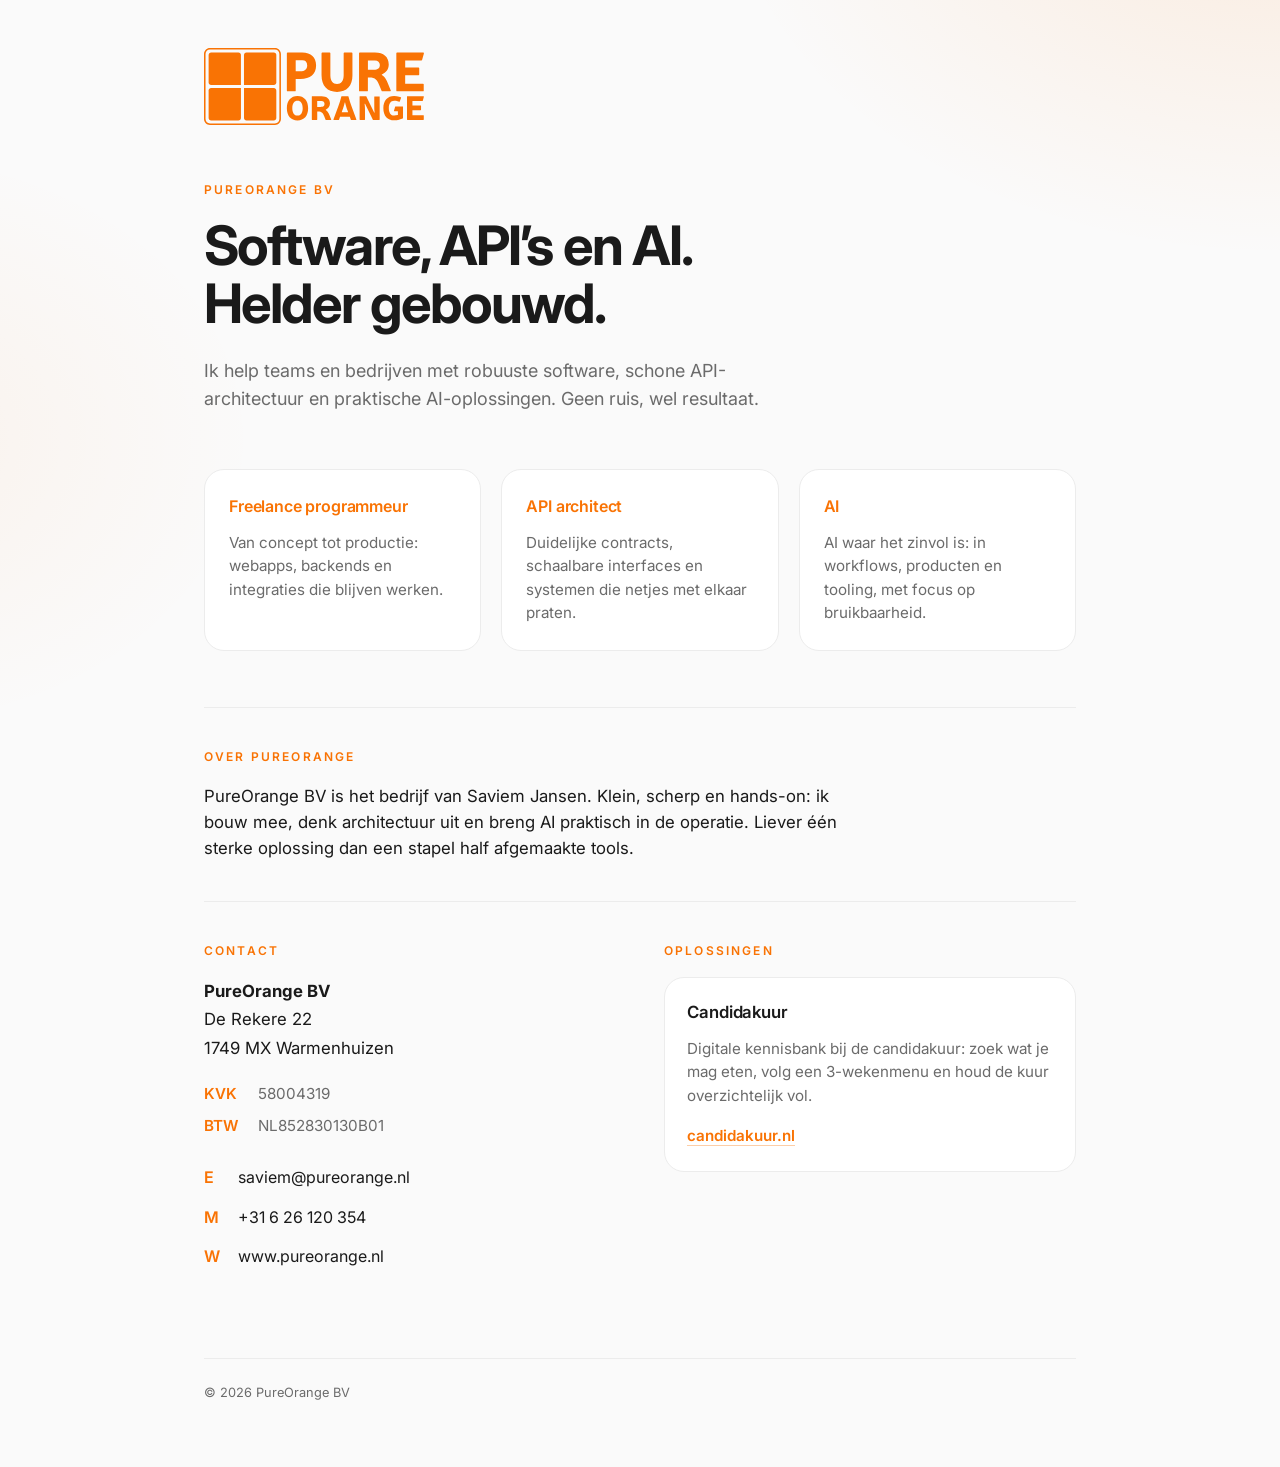
<file: index.html>
<!DOCTYPE html>
<html lang="nl">
<head>
  <meta charset="utf-8">
  <meta name="viewport" content="width=device-width, initial-scale=1, viewport-fit=cover">
  <title>PureOrange BV · Freelance programmeur, API architect, AI</title>
  <meta name="description" content="PureOrange BV · Saviem Jansen. Freelance programmeur, API architect en AI in Warmenhuizen.">
  <meta name="theme-color" content="#F97304">
  <link rel="icon" href="assets/icon.svg" type="image/svg+xml">
  <link rel="apple-touch-icon" href="assets/icon.png">
  <link rel="preconnect" href="https://fonts.googleapis.com">
  <link rel="preconnect" href="https://fonts.gstatic.com" crossorigin>
  <link href="https://fonts.googleapis.com/css2?family=Inter:wght@400;500;600;700&display=swap" rel="stylesheet">
  <link rel="stylesheet" href="styles.css">
</head>
<body>
  <div class="page">
    <header class="top">
      <img class="logo" src="assets/logo.svg" width="200" height="70" alt="PureOrange">
    </header>

    <main>
      <section class="hero">
        <p class="eyebrow">PureOrange BV</p>
        <h1>Software, API’s en AI. Helder gebouwd.</h1>
        <p class="lede">
          Ik help teams en bedrijven met robuuste software, schone API-architectuur
          en praktische AI-oplossingen. Geen ruis, wel resultaat.
        </p>
      </section>

      <section class="roles" aria-label="Expertise">
        <article>
          <h2>Freelance programmeur</h2>
          <p>Van concept tot productie: webapps, backends en integraties die blijven werken.</p>
        </article>
        <article>
          <h2>API architect</h2>
          <p>Duidelijke contracts, schaalbare interfaces en systemen die netjes met elkaar praten.</p>
        </article>
        <article>
          <h2>AI</h2>
          <p>AI waar het zinvol is: in workflows, producten en tooling, met focus op bruikbaarheid.</p>
        </article>
      </section>

      <section class="about">
        <h2>Over PureOrange</h2>
        <p>
          PureOrange BV is het bedrijf van Saviem Jansen. Klein, scherp en hands-on:
          ik bouw mee, denk architectuur uit en breng AI praktisch in de operatie.
          Liever één sterke oplossing dan een stapel half afgemaakte tools.
        </p>
      </section>

      <section class="bottom-grid" id="contact">
        <div class="contact">
          <h2>Contact</h2>
          <address>
            <strong>PureOrange BV</strong><br>
            De Rekere 22<br>
            1749 MX Warmenhuizen
          </address>
          <ul class="meta-list">
            <li><span>KVK</span> 58004319</li>
            <li><span>BTW</span> NL852830130B01</li>
          </ul>
          <ul class="contact-list">
            <li>
              <span>E</span>
              <a href="mailto:saviem@pureorange.nl">saviem@pureorange.nl</a>
            </li>
            <li>
              <span>M</span>
              <a href="tel:+31626120354">+31 6 26 120 354</a>
            </li>
            <li>
              <span>W</span>
              <a href="https://www.pureorange.nl">www.pureorange.nl</a>
            </li>
          </ul>
        </div>
        <div class="solutions">
          <h2>Oplossingen</h2>
          <article class="solution-card">
            <h3>Candidakuur</h3>
            <p>
              Digitale kennisbank bij de candidakuur: zoek wat je mag eten,
              volg een 3-wekenmenu en houd de kuur overzichtelijk vol.
            </p>
            <a class="solution-link" href="https://candidakuur.nl" target="_blank" rel="noopener noreferrer">candidakuur.nl</a>
          </article>
        </div>
      </section>
    </main>

    <footer class="foot">
      <p>© <span id="y"></span> PureOrange BV</p>
    </footer>
  </div>
  <script>document.getElementById('y').textContent = new Date().getFullYear()</script>
</body>
</html>
</file>
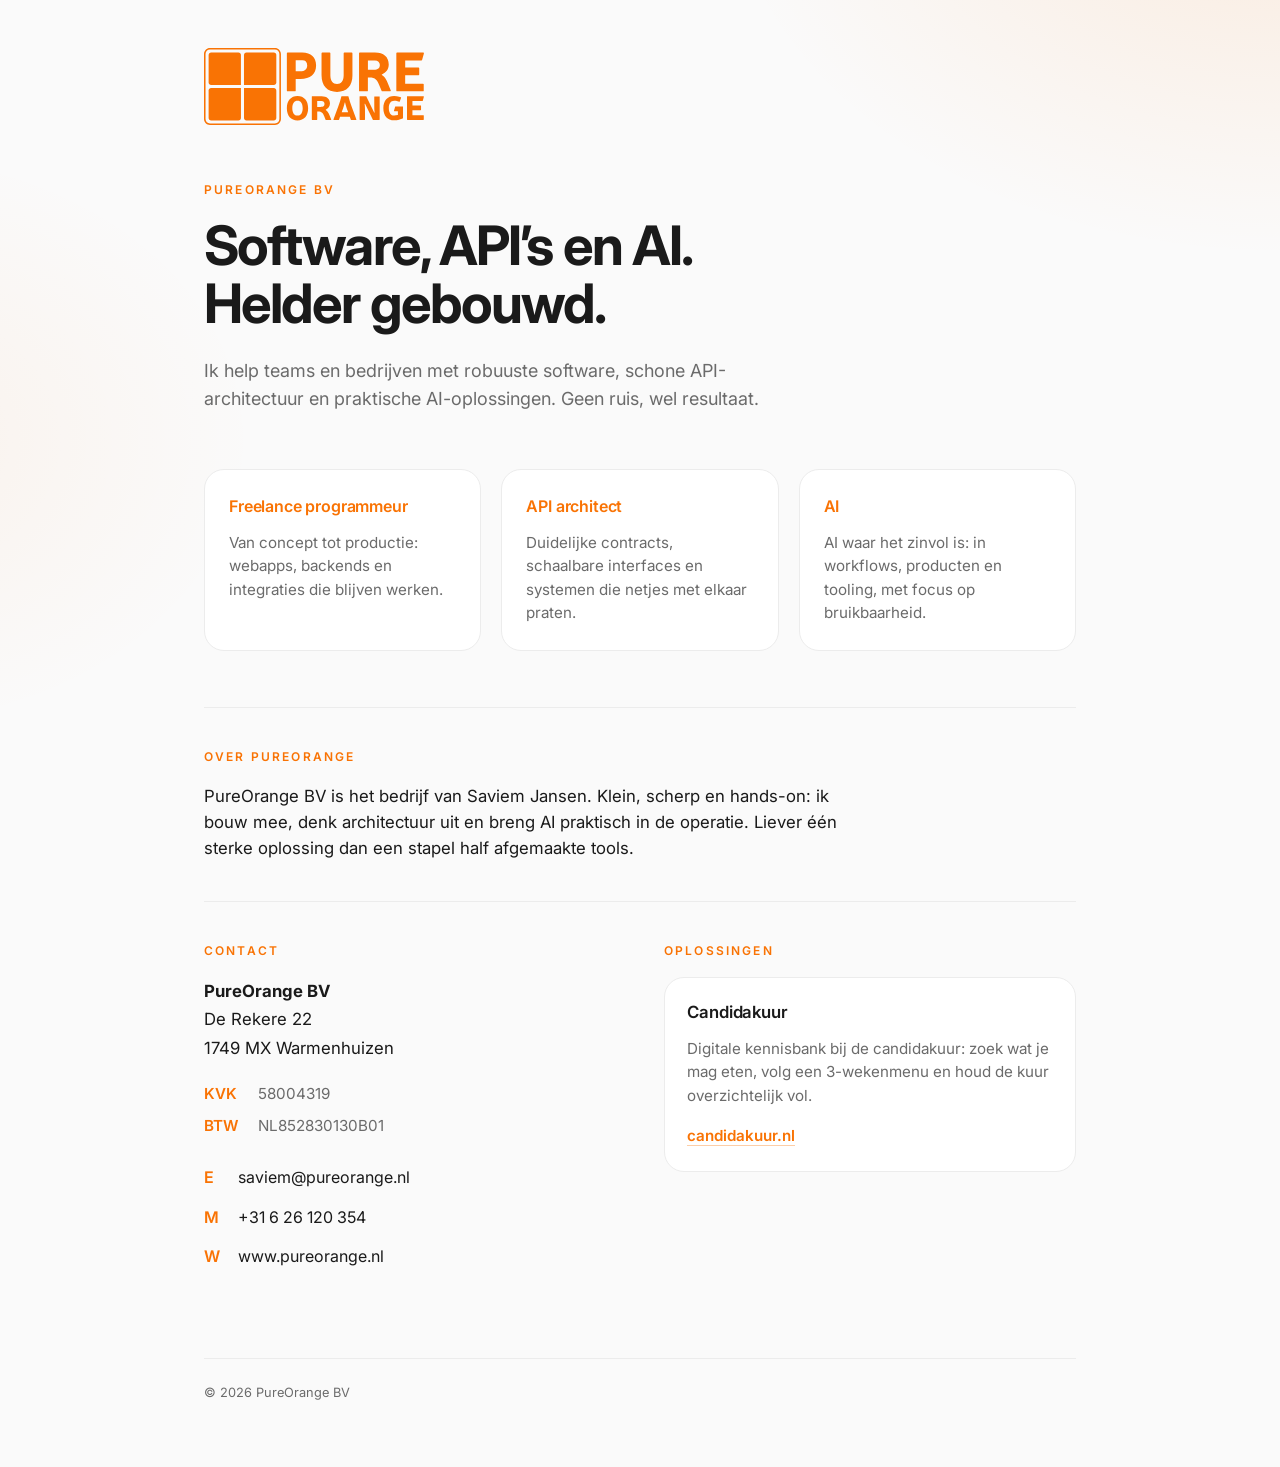
<file: estimates/index.html>
<!DOCTYPE html>
<html lang="nl">
<head>
  <meta charset="utf-8">
  <meta name="robots" content="noindex, nofollow">
  <meta http-equiv="refresh" content="0; url=/">
  <title>PureOrange</title>
</head>
<body><p><a href="/">Naar pureorange.nl</a></p></body>
</html>
</file>
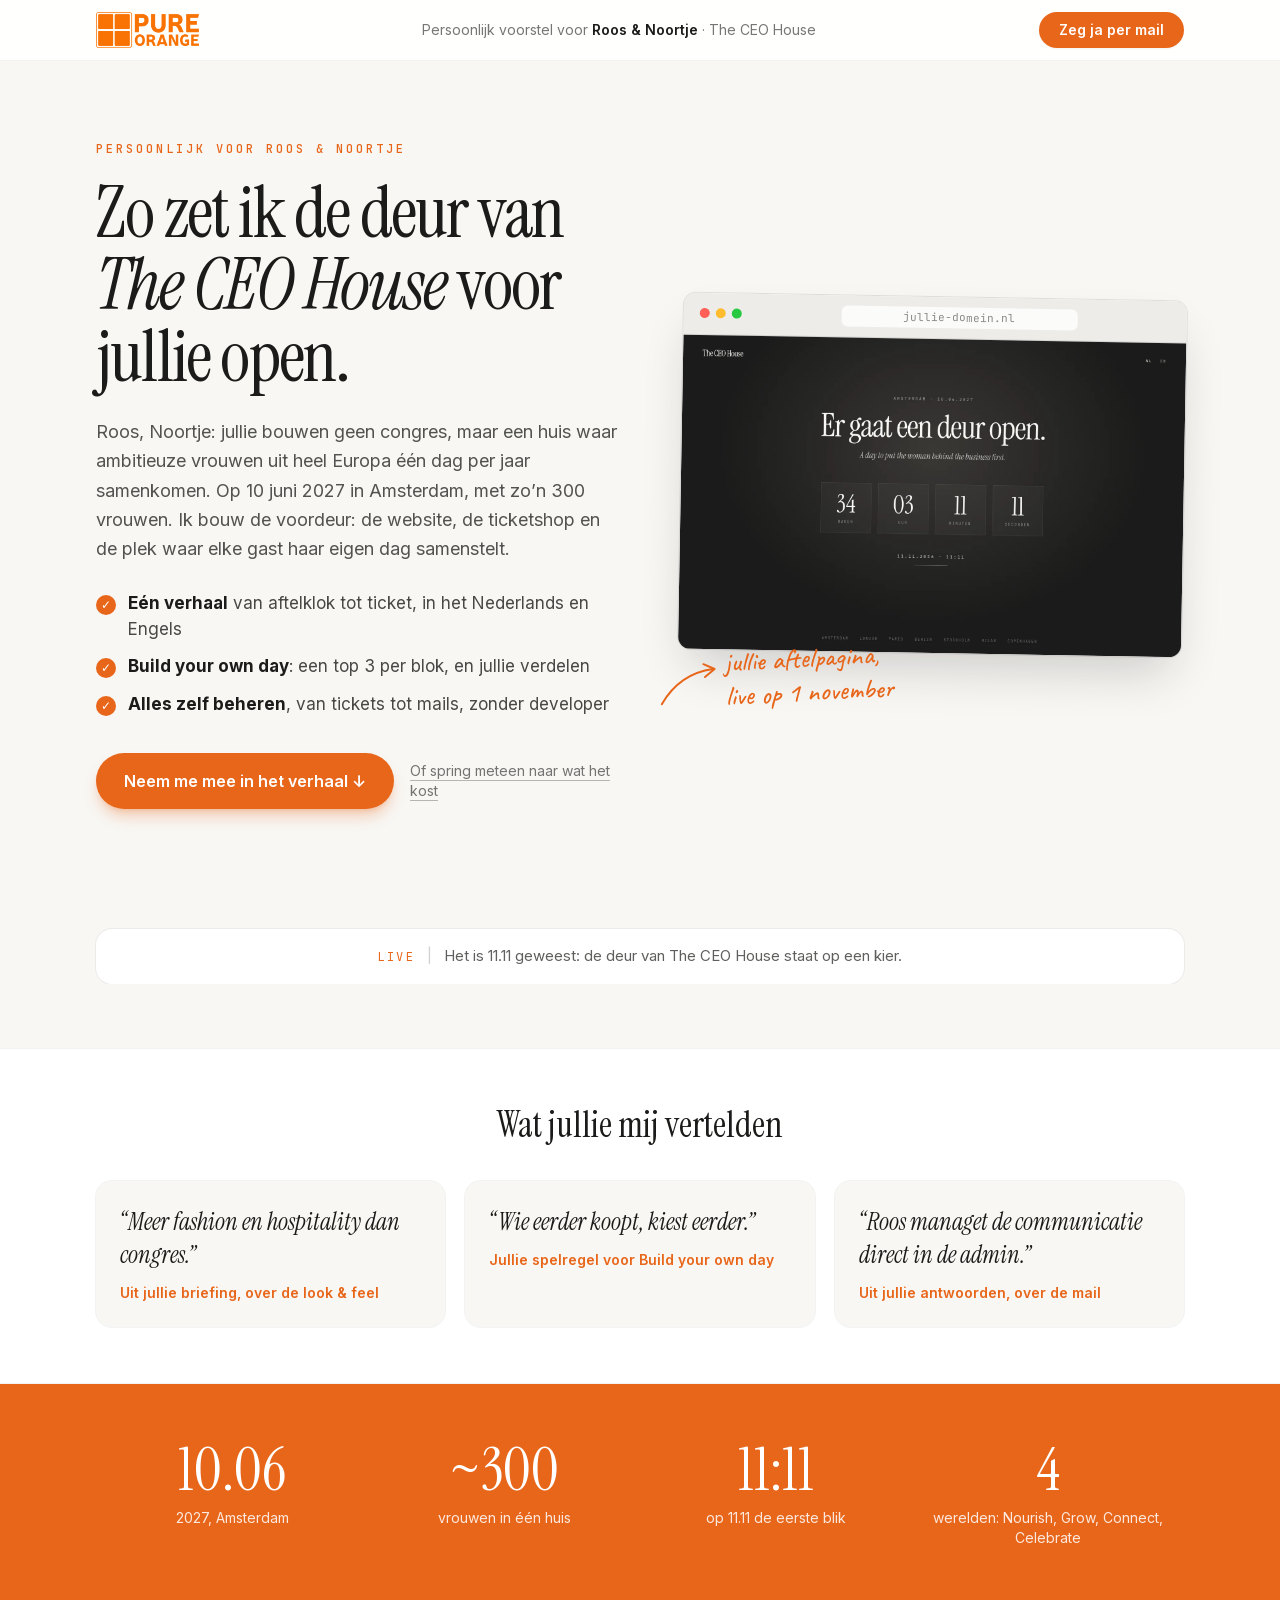
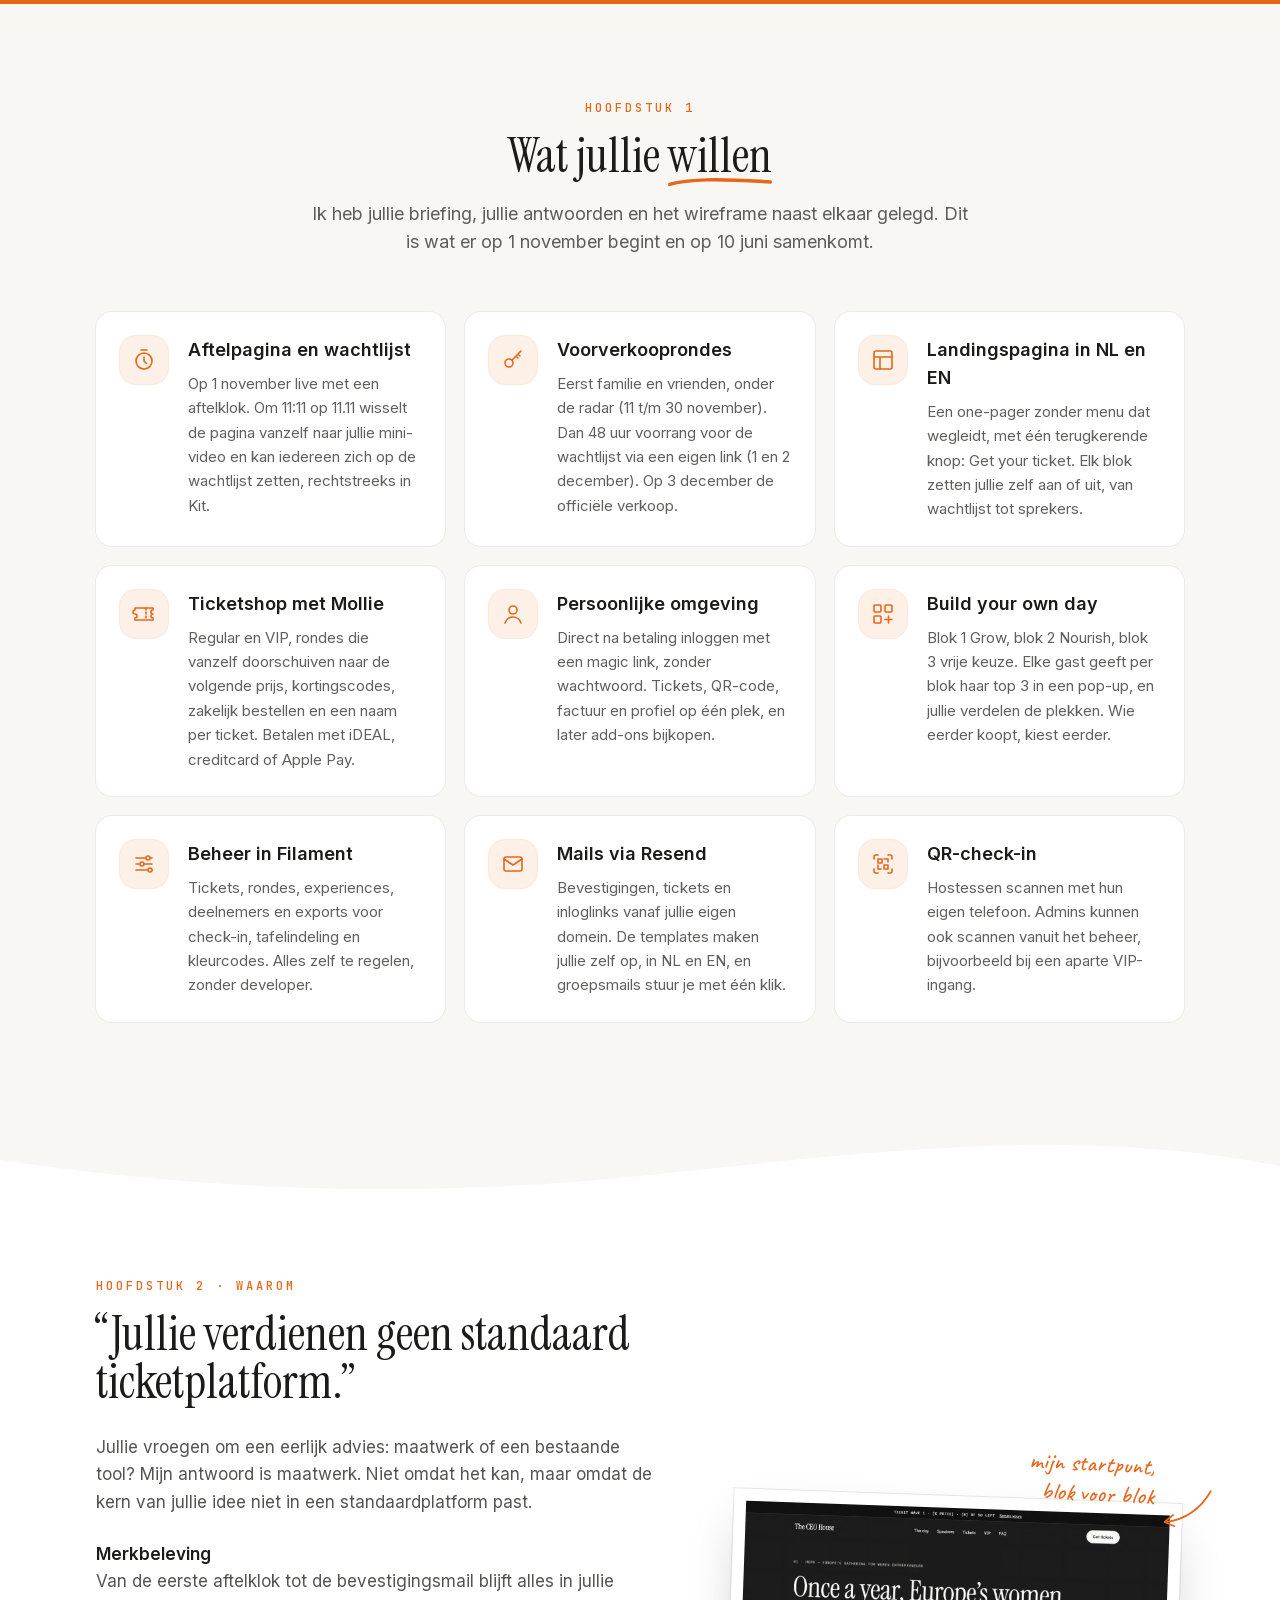
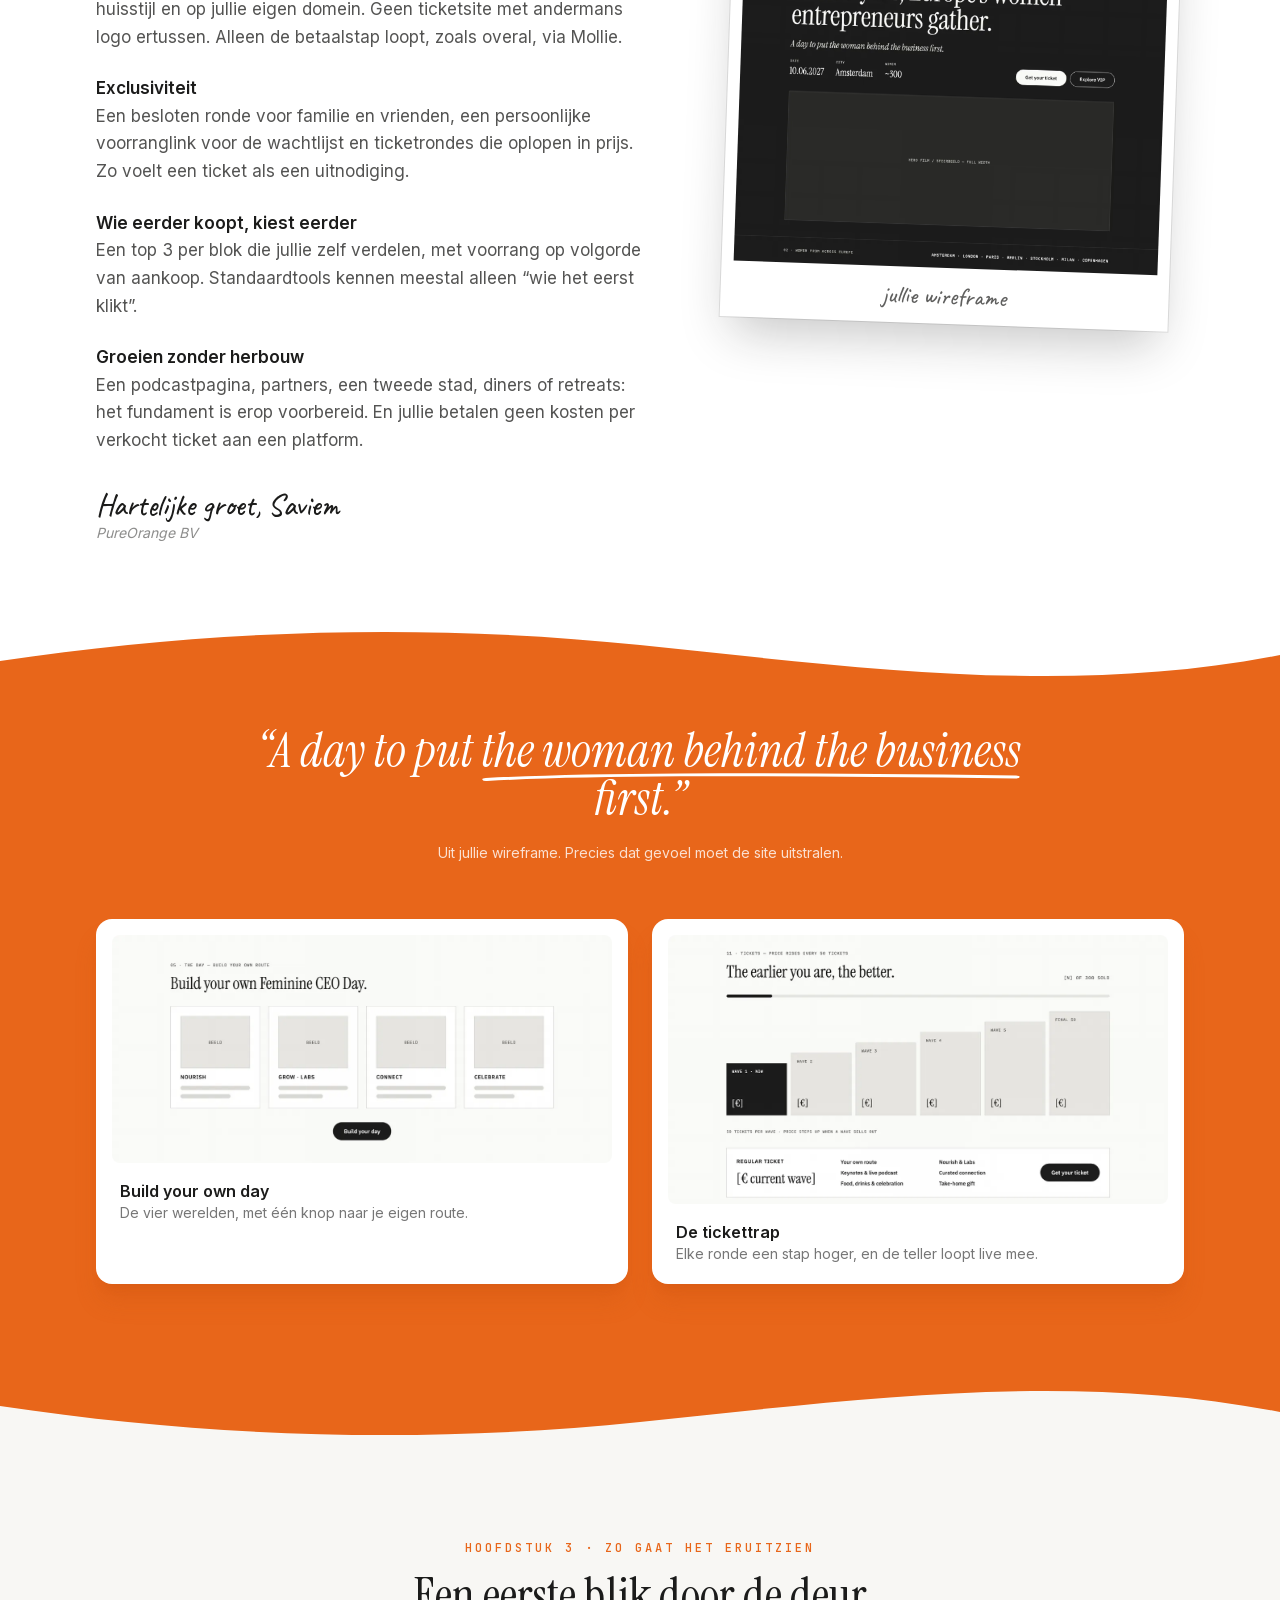
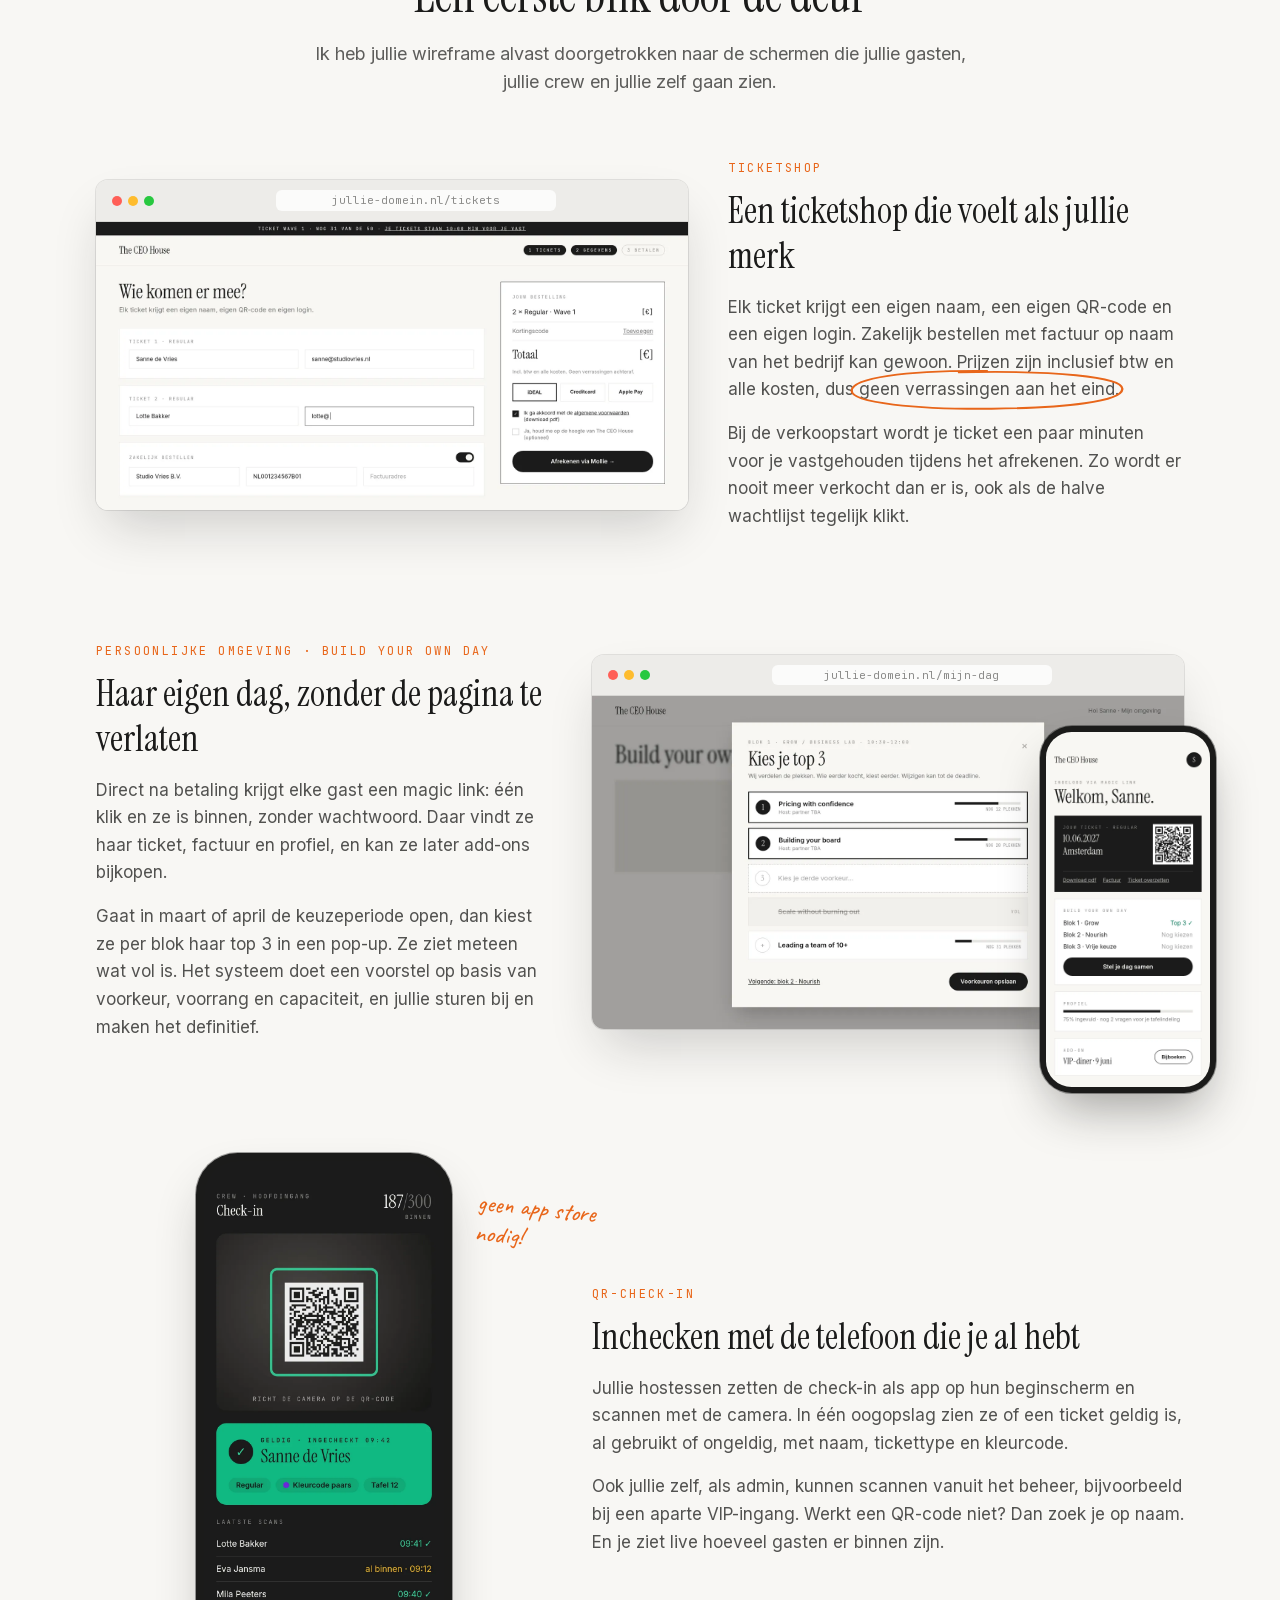
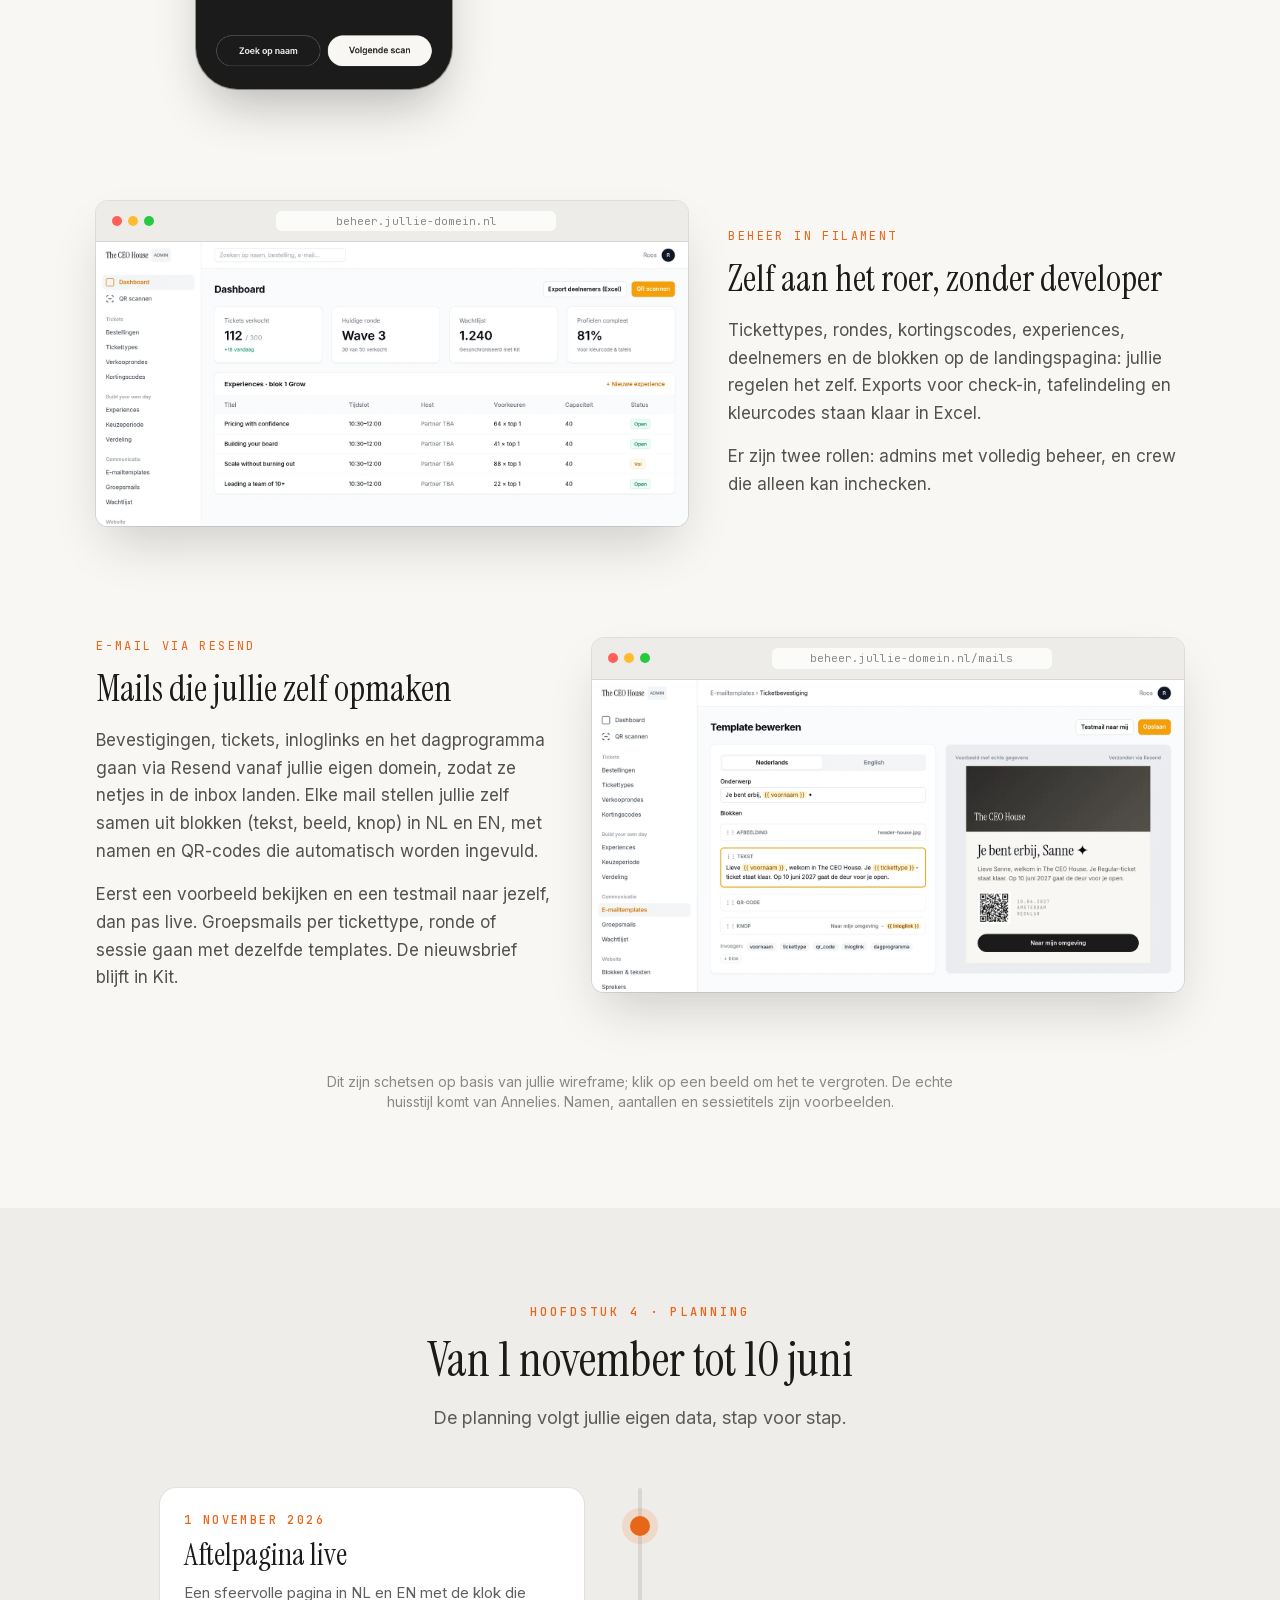
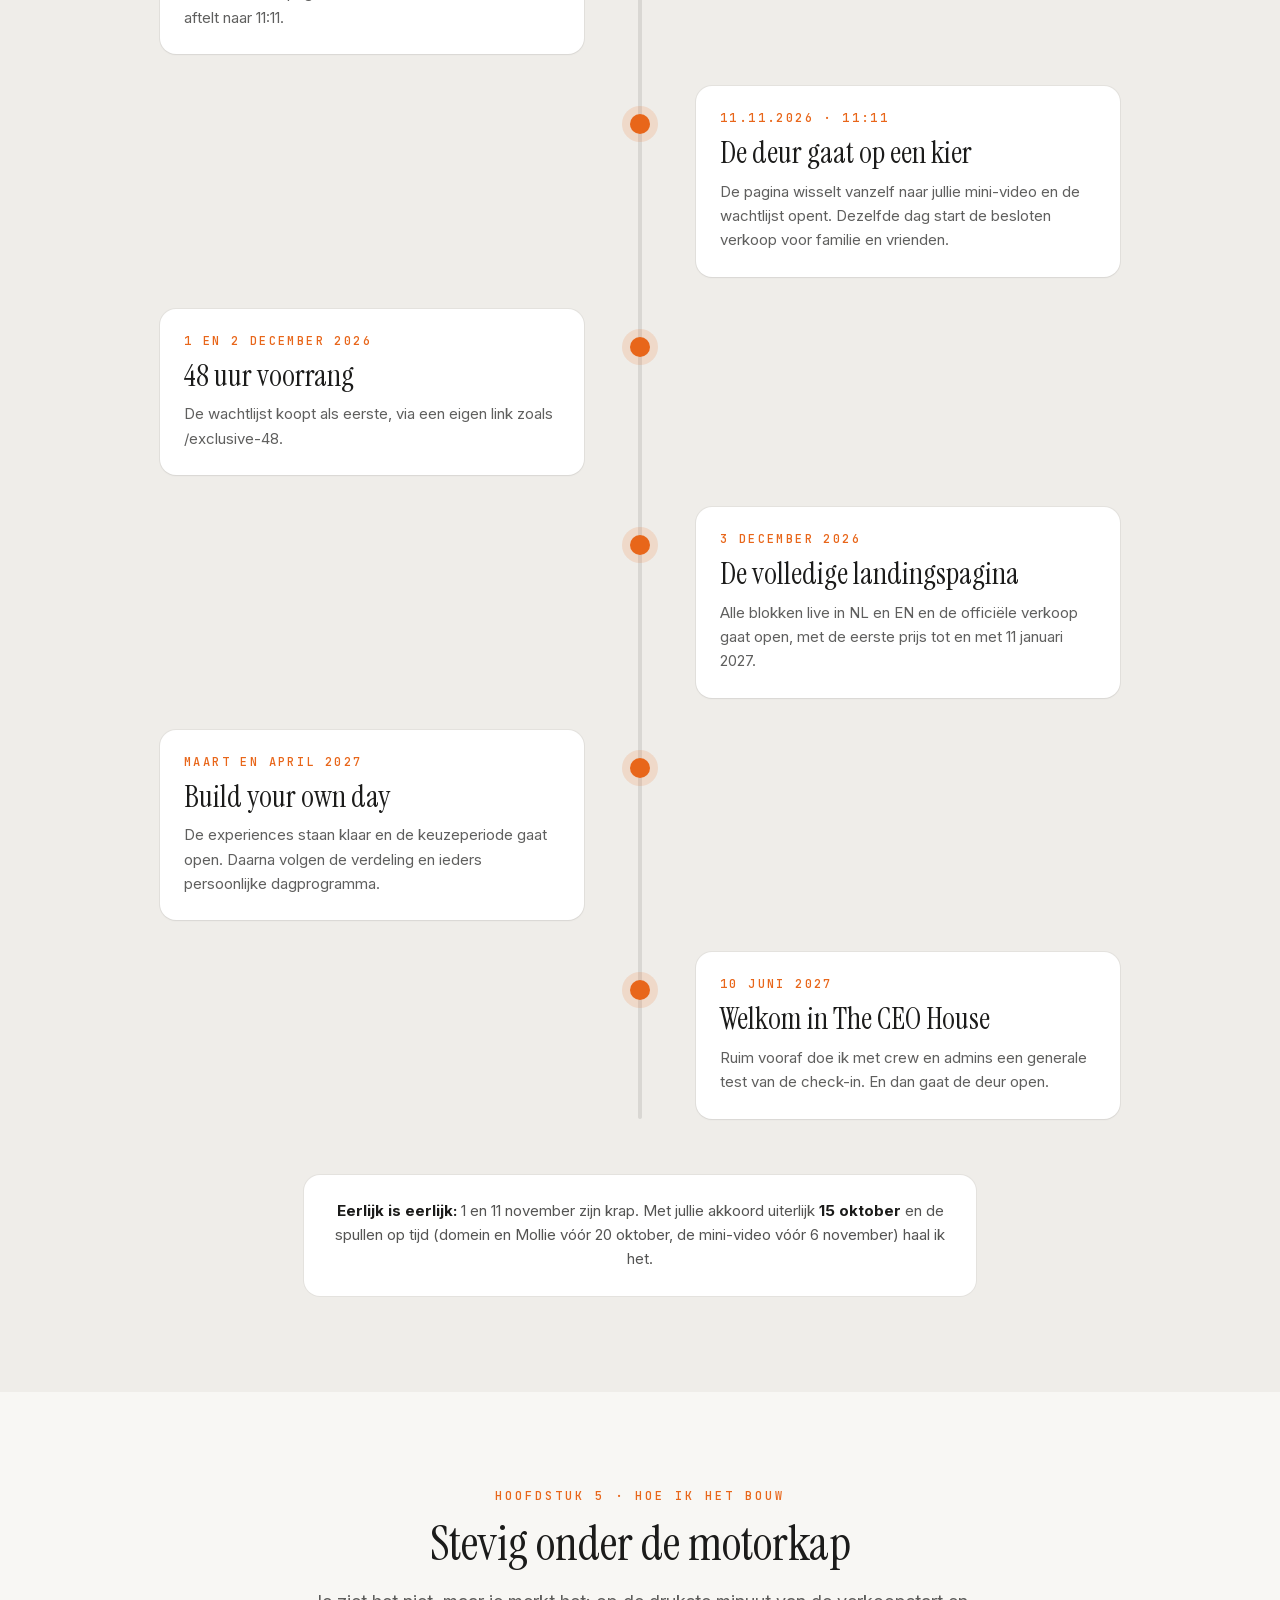
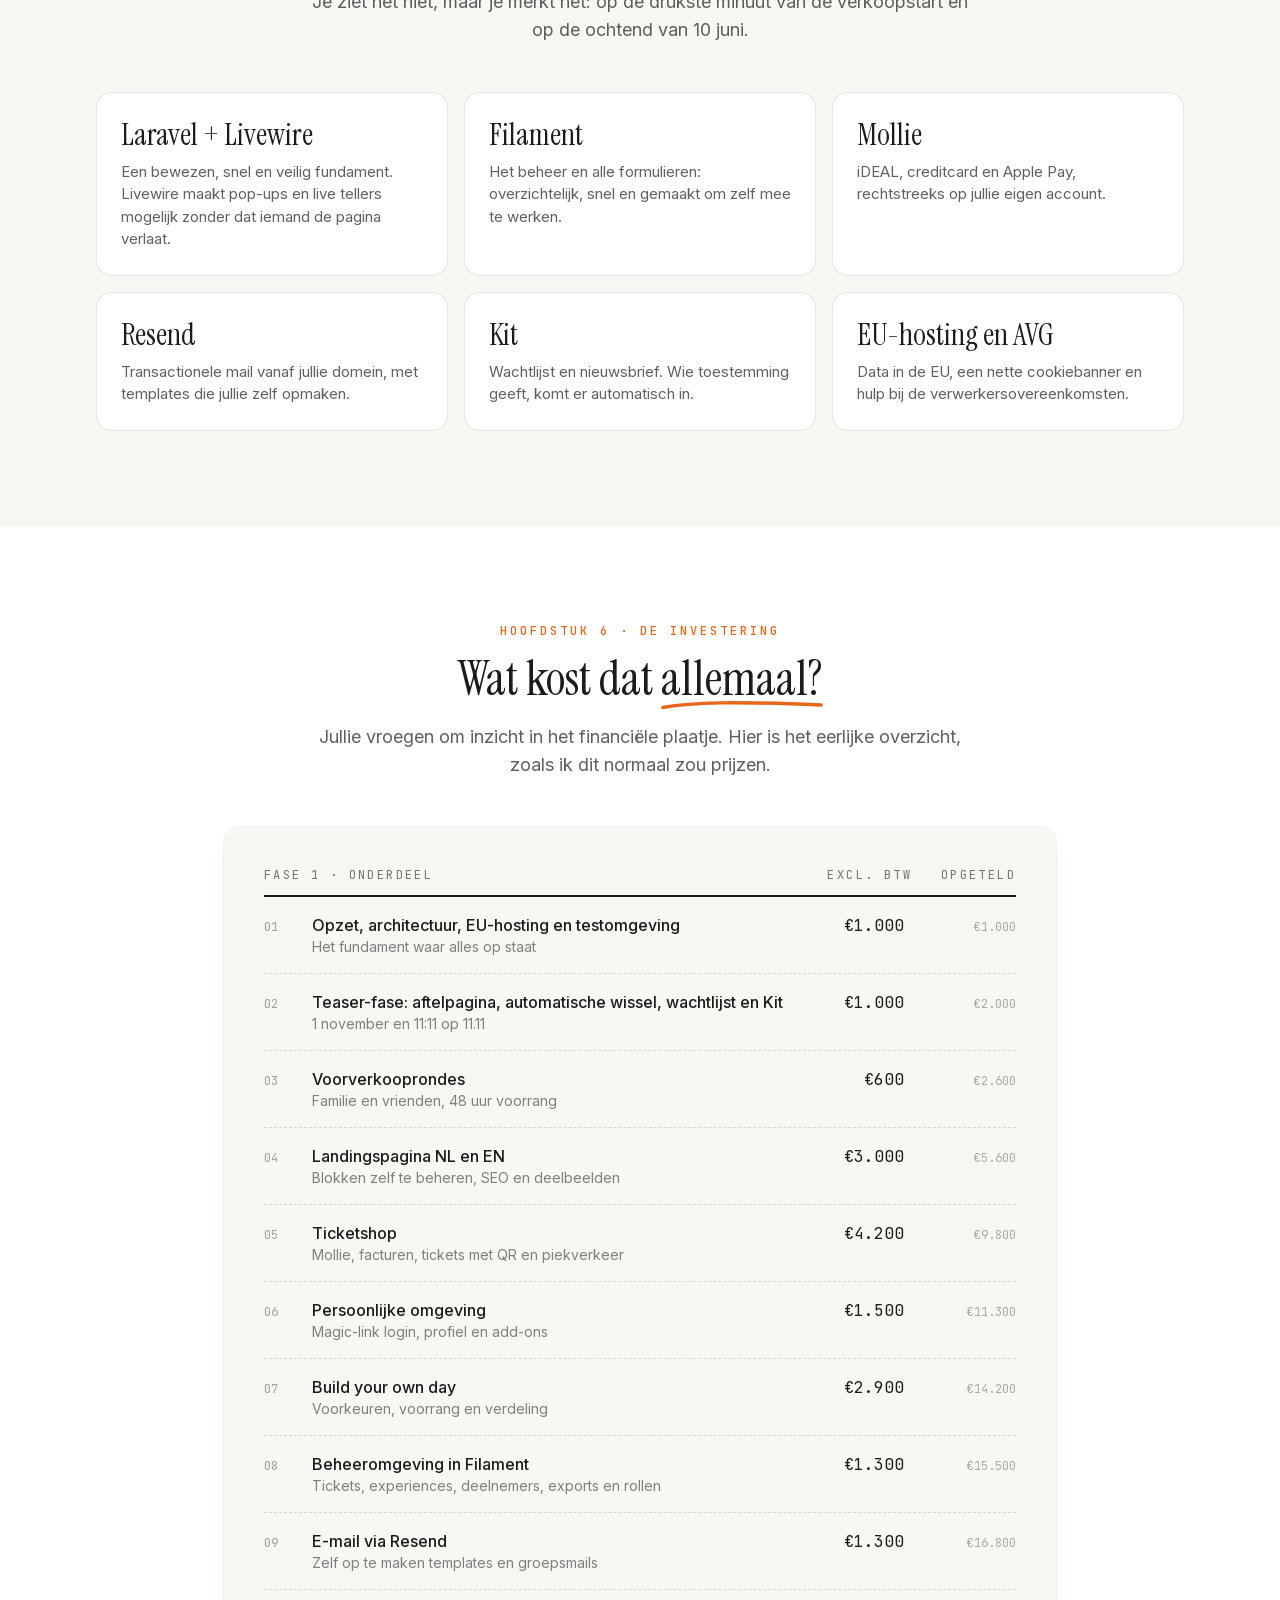
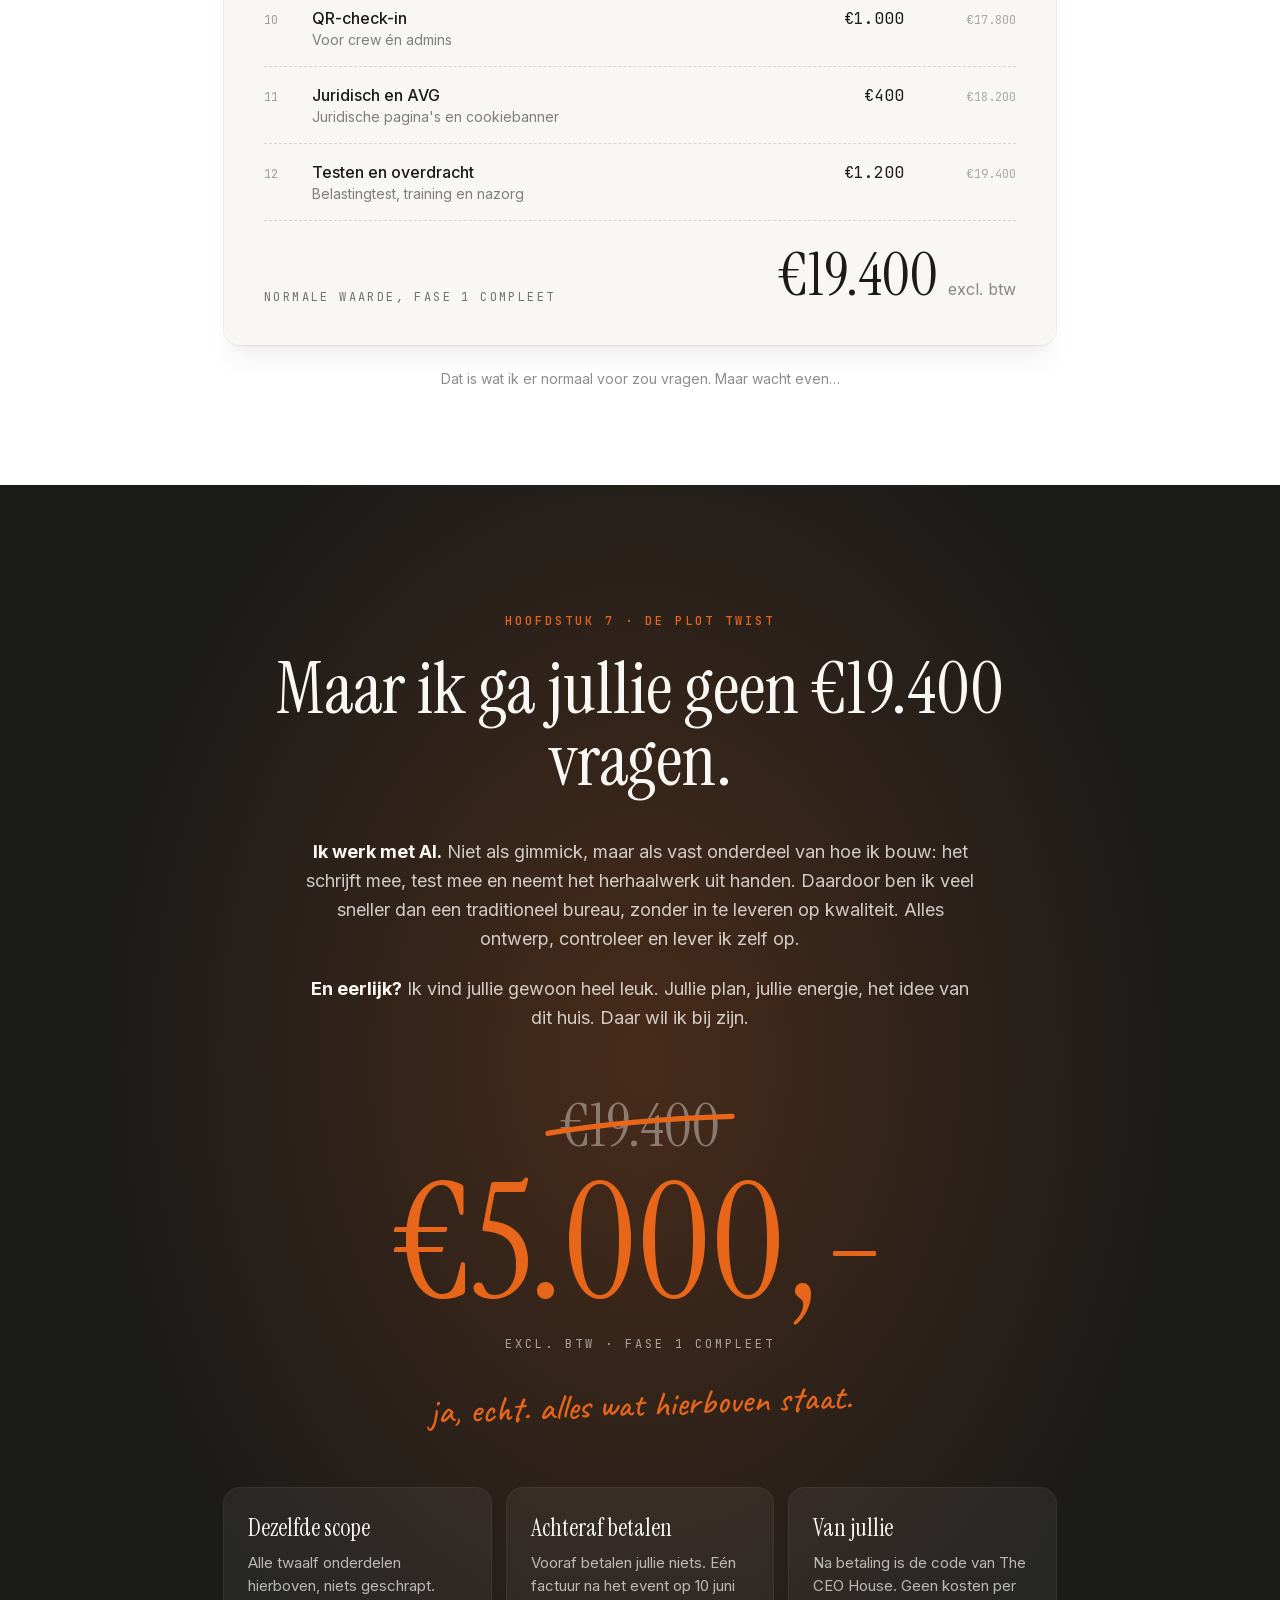
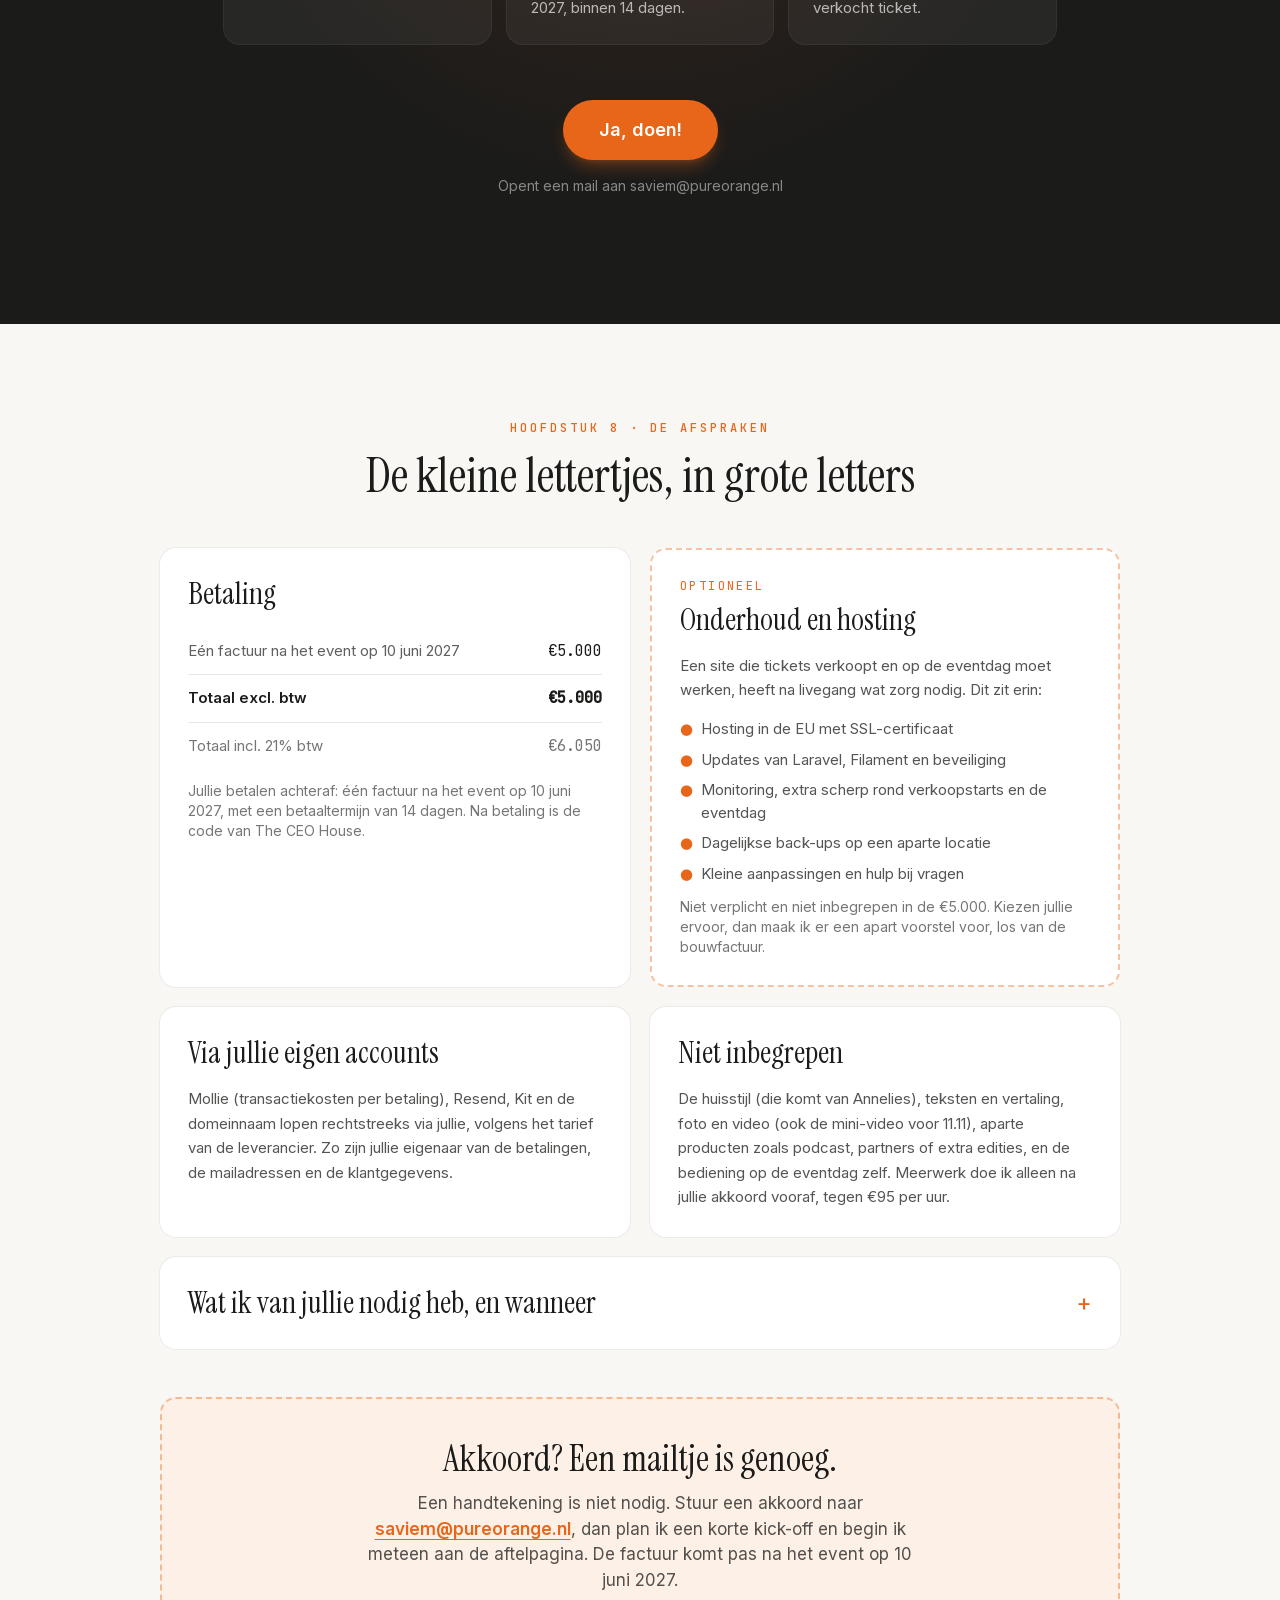
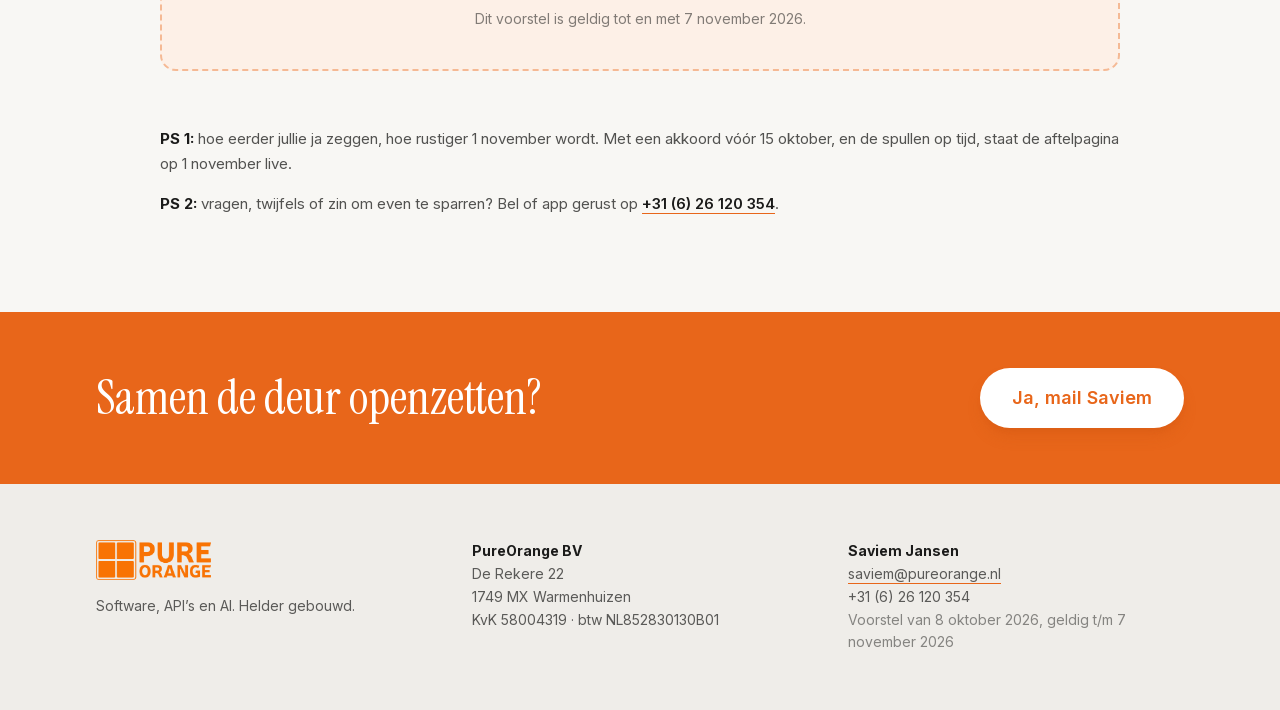
<file: estimates/the-ceo-house/index.html>
<!DOCTYPE html>
<html lang="nl" class="scroll-smooth">
<head>
  <meta charset="utf-8">
  <meta name="viewport" content="width=device-width, initial-scale=1, viewport-fit=cover">
  <title>Voor Roos &amp; Noortje · The CEO House · PureOrange</title>
  <meta name="description" content="Persoonlijk voorstel van PureOrange BV voor de website, ticketshop en Build your own day van The CEO House.">
  <meta name="robots" content="noindex, nofollow">
  <meta name="theme-color" content="#E8661A">
  <link rel="icon" href="images/pureorange-logo.png" type="image/png">
  <link rel="preload" href="assets/fonts/InstrumentSerif-normal-400.woff2" as="font" type="font/woff2" crossorigin>
  <link rel="preload" href="assets/fonts/Inter-normal-400_700.woff2" as="font" type="font/woff2" crossorigin>
  <link rel="stylesheet" href="assets/estimate.css">
</head>
<body class="bg-paper font-sans text-ink antialiased selection:bg-po selection:text-white">

  <!-- Kopbalk -->
  <header class="sticky top-0 z-50 border-b border-ink/5 bg-white/90 backdrop-blur">
    <div class="mx-auto flex max-w-6xl items-center justify-between gap-4 px-5 py-3 sm:px-8">
      <a href="#top" class="shrink-0"><img src="images/pureorange-logo.png" alt="PureOrange" width="715" height="250" class="h-8 w-auto sm:h-9"></a>
      <p class="hidden text-sm text-ink/60 md:block">Persoonlijk voorstel voor <span class="font-semibold text-ink">Roos &amp; Noortje</span> · The CEO House</p>
      <a href="mailto:saviem@pureorange.nl?subject=Akkoord%20offerte%20The%20CEO%20House&amp;body=Hoi%20Saviem%2C%0A%0AWe%20gaan%20akkoord%20met%20de%20offerte%20voor%20The%20CEO%20House%20(fase%201%2C%20%E2%82%AC5.000%20excl.%20btw).%0A%0AGroet%2C%0ARoos%20%26%20Noortje" class="rounded-full bg-po px-4 py-2 text-sm font-semibold text-white shadow-sm transition hover:bg-po-dark sm:px-5">Zeg ja per mail</a>
    </div>
  </header>

  <main id="top">

    <!-- 1. Hero -->
    <section class="relative overflow-hidden">
      <div class="mx-auto grid max-w-6xl items-center gap-14 px-5 pb-16 pt-12 sm:px-8 md:pt-20 lg:grid-cols-[1.05fr_1fr] lg:pb-24">
        <div>
          <p class="font-mono text-xs font-medium uppercase tracking-[0.25em] text-po">Persoonlijk voor Roos &amp; Noortje</p>
          <h1 class="mt-5 font-serif text-5xl leading-[1.02] tracking-tight sm:text-6xl lg:text-7xl">Zo zet ik de deur van <span class="italic">The CEO House</span> voor jullie open.</h1>
          <p class="mt-6 max-w-xl text-lg leading-relaxed text-ink/75">Roos, Noortje: jullie bouwen geen congres, maar een huis waar ambitieuze vrouwen uit heel Europa één dag per jaar samenkomen. Op 10 juni 2027 in Amsterdam, met zo’n 300 vrouwen. Ik bouw de voordeur: de website, de ticketshop en de plek waar elke gast haar eigen dag samenstelt.</p>
          <ul class="mt-7 space-y-3 text-[17px] text-ink/80">
            <li class="flex gap-3"><span class="mt-1 flex h-5 w-5 shrink-0 items-center justify-center rounded-full bg-po text-xs font-bold text-white" aria-hidden="true">✓</span><span><strong class="text-ink">Eén verhaal</strong> van aftelklok tot ticket, in het Nederlands en Engels</span></li>
            <li class="flex gap-3"><span class="mt-1 flex h-5 w-5 shrink-0 items-center justify-center rounded-full bg-po text-xs font-bold text-white" aria-hidden="true">✓</span><span><strong class="text-ink">Build your own day</strong>: een top 3 per blok, en jullie verdelen</span></li>
            <li class="flex gap-3"><span class="mt-1 flex h-5 w-5 shrink-0 items-center justify-center rounded-full bg-po text-xs font-bold text-white" aria-hidden="true">✓</span><span><strong class="text-ink">Alles zelf beheren</strong>, van tickets tot mails, zonder developer</span></li>
          </ul>
          <div class="mt-9 flex flex-col items-start gap-4 sm:flex-row sm:items-center">
            <a href="#wat-jullie-willen" class="whitespace-nowrap rounded-full bg-po px-7 py-4 text-base font-semibold text-white shadow-lg shadow-po/30 transition hover:-translate-y-0.5 hover:bg-po-dark">Neem me mee in het verhaal ↓</a>
            <a href="#investering" class="text-sm text-ink/60 underline decoration-ink/30 underline-offset-4 hover:text-ink">Of spring meteen naar wat het kost</a>
          </div>
        </div>
        <div class="relative">
          <figure class="overflow-hidden rounded-xl bg-white shadow-2xl shadow-ink/20 ring-1 ring-ink/10 rotate-1 transition duration-500 hover:rotate-0">
          <div class="flex items-center gap-1.5 border-b border-ink/10 bg-stone/70 px-3 py-2 sm:px-4 sm:py-2.5" aria-hidden="true">
            <span class="h-2.5 w-2.5 rounded-full bg-[#FF5F57]"></span><span class="h-2.5 w-2.5 rounded-full bg-[#FEBC2E]"></span><span class="h-2.5 w-2.5 rounded-full bg-[#28C840]"></span>
            <span class="mx-auto w-1/2 truncate rounded-md bg-white/80 px-3 py-0.5 text-center font-mono text-[10px] text-ink/50 sm:text-[11px]">jullie-domein.nl</span>
          </div>
          <a href="images/aftelpagina.webp" target="_blank" rel="noopener" class="block cursor-zoom-in" title="Klik om te vergroten"><img src="images/aftelpagina.webp" alt="Schets van de aftelpagina van The CEO House: donkere pagina met de tekst “Er gaat een deur open.” en een aftelklok naar 11:11 op 11.11.2026" width="1600" height="1000" fetchpriority="high" decoding="async" class="block h-auto w-full"></a>
        </figure>
          <div class="pointer-events-none absolute -bottom-14 left-2 flex items-end gap-1 text-po sm:-left-6">
            <svg class="h-12 w-16 rotate-180" viewBox="0 0 80 60" aria-hidden="true"><path d="M74 6C60 30 40 46 10 50" fill="none" stroke="currentColor" stroke-width="2.5" stroke-linecap="round"/><path d="M20 40L8 50l14 6" fill="none" stroke="currentColor" stroke-width="2.5" stroke-linecap="round" stroke-linejoin="round"/></svg>
            <p class="-rotate-3 font-hand text-2xl leading-tight sm:text-[1.7rem]">jullie aftelpagina,<br>live op 1 november</p>
          </div>
        </div>
      </div>
      <!-- live aftelklok -->
      <div class="mx-auto mt-6 max-w-6xl px-5 sm:px-8">
        <p class="rounded-2xl bg-white px-6 py-4 text-center text-[15px] text-ink/70 ring-1 ring-ink/5"><span class="font-mono text-xs uppercase tracking-[0.2em] text-po">Live</span> <span class="mx-2 text-ink/20">|</span> <span data-countdown>Op 11.11.2026 om 11:11 gaat de deur op een kier.</span></p>
      </div>
    </section>

    <!-- 2. Jullie woorden -->
    <section class="mt-16 border-y border-ink/5 bg-white py-14">
      <div class="mx-auto max-w-6xl px-5 sm:px-8">
        <h2 class="text-center font-serif text-3xl sm:text-4xl">Wat jullie mij vertelden</h2>
        <div class="mt-9 grid gap-5 md:grid-cols-3">
          <blockquote data-reveal class="rounded-2xl bg-paper p-6 ring-1 ring-ink/5"><p class="font-serif text-2xl italic leading-snug">“Meer fashion en hospitality dan congres.”</p><footer class="mt-3 text-sm font-semibold text-po">Uit jullie briefing, over de look &amp; feel</footer></blockquote>
          <blockquote data-reveal class="rounded-2xl bg-paper p-6 ring-1 ring-ink/5"><p class="font-serif text-2xl italic leading-snug">“Wie eerder koopt, kiest eerder.”</p><footer class="mt-3 text-sm font-semibold text-po">Jullie spelregel voor Build your own day</footer></blockquote>
          <blockquote data-reveal class="rounded-2xl bg-paper p-6 ring-1 ring-ink/5"><p class="font-serif text-2xl italic leading-snug">“Roos managet de communicatie direct in de admin.”</p><footer class="mt-3 text-sm font-semibold text-po">Uit jullie antwoorden, over de mail</footer></blockquote>
        </div>
      </div>
    </section>

    <!-- 3. Oranje band met getallen -->
    <section class="bg-po text-white">
      <div class="mx-auto grid max-w-6xl grid-cols-2 gap-y-10 px-5 py-14 text-center sm:px-8 md:grid-cols-4">
        <div><p class="font-serif text-5xl sm:text-6xl">10.06</p><p class="mt-2 text-sm text-white/85">2027, Amsterdam</p></div>
        <div><p class="font-serif text-5xl sm:text-6xl">~300</p><p class="mt-2 text-sm text-white/85">vrouwen in één huis</p></div>
        <div><p class="font-serif text-5xl sm:text-6xl">11:11</p><p class="mt-2 text-sm text-white/85">op 11.11 de eerste blik</p></div>
        <div><p class="font-serif text-5xl sm:text-6xl">4</p><p class="mt-2 text-sm text-white/85">werelden: Nourish, Grow, Connect, Celebrate</p></div>
      </div>
    </section>

    <!-- 4. Wat jullie willen -->
    <section id="wat-jullie-willen" class="scroll-mt-20 py-20 sm:py-24">
      <div class="mx-auto max-w-6xl px-5 sm:px-8">
        <div class="mx-auto max-w-2xl text-center">
          <p class="font-mono text-xs font-medium uppercase tracking-[0.25em] text-po">Hoofdstuk 1</p>
          <h2 class="mt-4 font-serif text-4xl leading-tight sm:text-5xl">Wat jullie <span class="relative inline-block">willen<svg class="absolute -bottom-2 left-0 h-3 w-full text-po" viewBox="0 0 200 12" preserveAspectRatio="none" aria-hidden="true"><path d="M2 8.5C40 3 90 2.5 198 6" fill="none" stroke="currentColor" stroke-width="3.5" stroke-linecap="round"/></svg></span></h2>
          <p class="mt-5 text-lg text-ink/70">Ik heb jullie briefing, jullie antwoorden en het wireframe naast elkaar gelegd. Dit is wat er op 1 november begint en op 10 juni samenkomt.</p>
        </div>
        <div class="mt-14 grid gap-5 md:grid-cols-2 lg:grid-cols-3">
          <article data-reveal class="flex gap-5 rounded-2xl bg-white p-6 ring-1 ring-ink/5 transition hover:-translate-y-0.5 hover:shadow-lg hover:shadow-ink/5">
            <span class="flex h-12 w-12 shrink-0 items-center justify-center rounded-2xl bg-po-soft text-po ring-1 ring-po/15"><svg class="h-6 w-6" viewBox="0 0 24 24" fill="none" stroke="currentColor" stroke-width="1.6" stroke-linecap="round" stroke-linejoin="round" aria-hidden="true"><circle cx="12" cy="13" r="8"/><path d="M12 9v4l2.5 2.5M9 2h6"/></svg></span>
            <div><h3 class="text-lg font-semibold text-ink">Aftelpagina en wachtlijst</h3><p class="mt-2 text-[15px] leading-relaxed text-ink/70">Op 1 november live met een aftelklok. Om 11:11 op 11.11 wisselt de pagina vanzelf naar jullie mini-video en kan iedereen zich op de wachtlijst zetten, rechtstreeks in Kit.</p></div>
          </article>
          <article data-reveal class="flex gap-5 rounded-2xl bg-white p-6 ring-1 ring-ink/5 transition hover:-translate-y-0.5 hover:shadow-lg hover:shadow-ink/5">
            <span class="flex h-12 w-12 shrink-0 items-center justify-center rounded-2xl bg-po-soft text-po ring-1 ring-po/15"><svg class="h-6 w-6" viewBox="0 0 24 24" fill="none" stroke="currentColor" stroke-width="1.6" stroke-linecap="round" stroke-linejoin="round" aria-hidden="true"><circle cx="8" cy="15" r="4"/><path d="M10.8 12.2 20 3m-3 3 2 2m-4 0 2 2"/></svg></span>
            <div><h3 class="text-lg font-semibold text-ink">Voorverkooprondes</h3><p class="mt-2 text-[15px] leading-relaxed text-ink/70">Eerst familie en vrienden, onder de radar (11 t/m 30 november). Dan 48 uur voorrang voor de wachtlijst via een eigen link (1 en 2 december). Op 3 december de officiële verkoop.</p></div>
          </article>
          <article data-reveal class="flex gap-5 rounded-2xl bg-white p-6 ring-1 ring-ink/5 transition hover:-translate-y-0.5 hover:shadow-lg hover:shadow-ink/5">
            <span class="flex h-12 w-12 shrink-0 items-center justify-center rounded-2xl bg-po-soft text-po ring-1 ring-po/15"><svg class="h-6 w-6" viewBox="0 0 24 24" fill="none" stroke="currentColor" stroke-width="1.6" stroke-linecap="round" stroke-linejoin="round" aria-hidden="true"><rect x="3" y="3" width="18" height="18" rx="2"/><path d="M3 9h18M9 21V9"/></svg></span>
            <div><h3 class="text-lg font-semibold text-ink">Landingspagina in NL en EN</h3><p class="mt-2 text-[15px] leading-relaxed text-ink/70">Een one-pager zonder menu dat wegleidt, met één terugkerende knop: Get your ticket. Elk blok zetten jullie zelf aan of uit, van wachtlijst tot sprekers.</p></div>
          </article>
          <article data-reveal class="flex gap-5 rounded-2xl bg-white p-6 ring-1 ring-ink/5 transition hover:-translate-y-0.5 hover:shadow-lg hover:shadow-ink/5">
            <span class="flex h-12 w-12 shrink-0 items-center justify-center rounded-2xl bg-po-soft text-po ring-1 ring-po/15"><svg class="h-6 w-6" viewBox="0 0 24 24" fill="none" stroke="currentColor" stroke-width="1.6" stroke-linecap="round" stroke-linejoin="round" aria-hidden="true"><path d="M3 8a2 2 0 0 0 0 4v0a2 2 0 0 1 0 4v2h18v-2a2 2 0 0 1 0-4 2 2 0 0 1 0-4V6H3z"/><path d="M14 6v12" stroke-dasharray="2 2"/></svg></span>
            <div><h3 class="text-lg font-semibold text-ink">Ticketshop met Mollie</h3><p class="mt-2 text-[15px] leading-relaxed text-ink/70">Regular en VIP, rondes die vanzelf doorschuiven naar de volgende prijs, kortingscodes, zakelijk bestellen en een naam per ticket. Betalen met iDEAL, creditcard of Apple Pay.</p></div>
          </article>
          <article data-reveal class="flex gap-5 rounded-2xl bg-white p-6 ring-1 ring-ink/5 transition hover:-translate-y-0.5 hover:shadow-lg hover:shadow-ink/5">
            <span class="flex h-12 w-12 shrink-0 items-center justify-center rounded-2xl bg-po-soft text-po ring-1 ring-po/15"><svg class="h-6 w-6" viewBox="0 0 24 24" fill="none" stroke="currentColor" stroke-width="1.6" stroke-linecap="round" stroke-linejoin="round" aria-hidden="true"><circle cx="12" cy="8" r="4"/><path d="M4 21c1.5-4 4.5-6 8-6s6.5 2 8 6"/></svg></span>
            <div><h3 class="text-lg font-semibold text-ink">Persoonlijke omgeving</h3><p class="mt-2 text-[15px] leading-relaxed text-ink/70">Direct na betaling inloggen met een magic link, zonder wachtwoord. Tickets, QR-code, factuur en profiel op één plek, en later add-ons bijkopen.</p></div>
          </article>
          <article data-reveal class="flex gap-5 rounded-2xl bg-white p-6 ring-1 ring-ink/5 transition hover:-translate-y-0.5 hover:shadow-lg hover:shadow-ink/5">
            <span class="flex h-12 w-12 shrink-0 items-center justify-center rounded-2xl bg-po-soft text-po ring-1 ring-po/15"><svg class="h-6 w-6" viewBox="0 0 24 24" fill="none" stroke="currentColor" stroke-width="1.6" stroke-linecap="round" stroke-linejoin="round" aria-hidden="true"><rect x="3" y="3" width="7" height="7" rx="1"/><rect x="14" y="3" width="7" height="7" rx="1"/><rect x="3" y="14" width="7" height="7" rx="1"/><path d="M17.5 14v7M14 17.5h7"/></svg></span>
            <div><h3 class="text-lg font-semibold text-ink">Build your own day</h3><p class="mt-2 text-[15px] leading-relaxed text-ink/70">Blok 1 Grow, blok 2 Nourish, blok 3 vrije keuze. Elke gast geeft per blok haar top 3 in een pop-up, en jullie verdelen de plekken. Wie eerder koopt, kiest eerder.</p></div>
          </article>
          <article data-reveal class="flex gap-5 rounded-2xl bg-white p-6 ring-1 ring-ink/5 transition hover:-translate-y-0.5 hover:shadow-lg hover:shadow-ink/5">
            <span class="flex h-12 w-12 shrink-0 items-center justify-center rounded-2xl bg-po-soft text-po ring-1 ring-po/15"><svg class="h-6 w-6" viewBox="0 0 24 24" fill="none" stroke="currentColor" stroke-width="1.6" stroke-linecap="round" stroke-linejoin="round" aria-hidden="true"><path d="M4 6h10M18 6h2M4 12h4M12 12h8M4 18h12M20 18h0"/><circle cx="16" cy="6" r="2"/><circle cx="10" cy="12" r="2"/><circle cx="18" cy="18" r="2"/></svg></span>
            <div><h3 class="text-lg font-semibold text-ink">Beheer in Filament</h3><p class="mt-2 text-[15px] leading-relaxed text-ink/70">Tickets, rondes, experiences, deelnemers en exports voor check-in, tafelindeling en kleurcodes. Alles zelf te regelen, zonder developer.</p></div>
          </article>
          <article data-reveal class="flex gap-5 rounded-2xl bg-white p-6 ring-1 ring-ink/5 transition hover:-translate-y-0.5 hover:shadow-lg hover:shadow-ink/5">
            <span class="flex h-12 w-12 shrink-0 items-center justify-center rounded-2xl bg-po-soft text-po ring-1 ring-po/15"><svg class="h-6 w-6" viewBox="0 0 24 24" fill="none" stroke="currentColor" stroke-width="1.6" stroke-linecap="round" stroke-linejoin="round" aria-hidden="true"><rect x="3" y="5" width="18" height="14" rx="2"/><path d="m3 7 9 6 9-6"/></svg></span>
            <div><h3 class="text-lg font-semibold text-ink">Mails via Resend</h3><p class="mt-2 text-[15px] leading-relaxed text-ink/70">Bevestigingen, tickets en inloglinks vanaf jullie eigen domein. De templates maken jullie zelf op, in NL en EN, en groepsmails stuur je met één klik.</p></div>
          </article>
          <article data-reveal class="flex gap-5 rounded-2xl bg-white p-6 ring-1 ring-ink/5 transition hover:-translate-y-0.5 hover:shadow-lg hover:shadow-ink/5">
            <span class="flex h-12 w-12 shrink-0 items-center justify-center rounded-2xl bg-po-soft text-po ring-1 ring-po/15"><svg class="h-6 w-6" viewBox="0 0 24 24" fill="none" stroke="currentColor" stroke-width="1.6" stroke-linecap="round" stroke-linejoin="round" aria-hidden="true"><path d="M3 7V5a2 2 0 0 1 2-2h2M17 3h2a2 2 0 0 1 2 2v2M21 17v2a2 2 0 0 1-2 2h-2M7 21H5a2 2 0 0 1-2-2v-2"/><rect x="7" y="7" width="4" height="4"/><rect x="13" y="13" width="4" height="4"/><path d="M13 7h4v3M7 13v4h3"/></svg></span>
            <div><h3 class="text-lg font-semibold text-ink">QR-check-in</h3><p class="mt-2 text-[15px] leading-relaxed text-ink/70">Hostessen scannen met hun eigen telefoon. Admins kunnen ook scannen vanuit het beheer, bijvoorbeeld bij een aparte VIP-ingang.</p></div>
          </article>
        </div>
      </div>
    </section>

    <!-- 5. Waarom maatwerk: persoonlijke brief -->
    <section class="bg-white">
      <svg class="block h-12 w-full fill-paper sm:h-20" viewBox="0 0 1440 80" preserveAspectRatio="none" aria-hidden="true"><path d="M0 0v42c240 32 480 38 720 16S1200 6 1440 48V0z"/></svg>
      <div class="mx-auto grid max-w-6xl items-center gap-16 px-5 py-16 sm:px-8 lg:grid-cols-[1.2fr_1fr] lg:py-20">
        <div>
          <p class="font-mono text-xs font-medium uppercase tracking-[0.25em] text-po">Hoofdstuk 2 · Waarom</p>
          <h2 class="mt-4 font-serif text-4xl leading-tight sm:text-5xl">“Jullie verdienen geen standaard ticketplatform.”</h2>
          <div class="mt-7 space-y-6 text-[17px] leading-relaxed text-ink/75">
            <p>Jullie vroegen om een eerlijk advies: maatwerk of een bestaande tool? Mijn antwoord is maatwerk. Niet omdat het kan, maar omdat de kern van jullie idee niet in een standaardplatform past.</p>
            <div><p class="font-semibold text-ink">Merkbeleving</p><p>Van de eerste aftelklok tot de bevestigingsmail blijft alles in jullie huisstijl en op jullie eigen domein. Geen ticketsite met andermans logo ertussen. Alleen de betaalstap loopt, zoals overal, via Mollie.</p></div>
            <div><p class="font-semibold text-ink">Exclusiviteit</p><p>Een besloten ronde voor familie en vrienden, een persoonlijke voorranglink voor de wachtlijst en ticketrondes die oplopen in prijs. Zo voelt een ticket als een uitnodiging.</p></div>
            <div><p class="font-semibold text-ink">Wie eerder koopt, kiest eerder</p><p>Een top 3 per blok die jullie zelf verdelen, met voorrang op volgorde van aankoop. Standaardtools kennen meestal alleen “wie het eerst klikt”.</p></div>
            <div><p class="font-semibold text-ink">Groeien zonder herbouw</p><p>Een podcastpagina, partners, een tweede stad, diners of retreats: het fundament is erop voorbereid. En jullie betalen geen kosten per verkocht ticket aan een platform.</p></div>
          </div>
          <p class="mt-8 font-hand text-3xl text-ink">Hartelijke groet, Saviem</p>
          <p class="text-sm italic text-ink/50">PureOrange BV</p>
        </div>
        <div class="relative mx-auto w-full max-w-md">
          <figure class="rotate-2 bg-white p-3 pb-14 shadow-2xl shadow-ink/25 ring-1 ring-ink/10 transition duration-500 hover:rotate-0">
            <img src="images/wireframe-hero.webp" alt="Het aangeleverde wireframe van The CEO House: de hero met de kop “Once a year, Europe’s women entrepreneurs gather.”, datum, stad en knoppen naar tickets en VIP" width="1240" height="1054" loading="lazy" decoding="async" class="block h-auto w-full">
            <figcaption class="absolute inset-x-0 bottom-3 text-center font-hand text-2xl text-ink/70">jullie wireframe</figcaption>
          </figure>
          <div class="pointer-events-none absolute -top-12 right-0 flex items-start gap-1 text-po sm:-right-10">
            <p class="rotate-3 text-right font-hand text-2xl leading-tight">mijn startpunt,<br>blok voor blok</p>
            <svg class="mt-9 h-12 w-14" viewBox="0 0 80 60" aria-hidden="true"><path d="M74 6C60 30 40 46 10 50" fill="none" stroke="currentColor" stroke-width="2.5" stroke-linecap="round"/><path d="M20 40L8 50l14 6" fill="none" stroke="currentColor" stroke-width="2.5" stroke-linecap="round" stroke-linejoin="round"/></svg>
          </div>
        </div>
      </div>
    </section>

    <!-- 6. Oranje quote + wireframe -->
    <section class="bg-paper">
      <div class="bg-white"><svg class="block h-12 w-full fill-po sm:h-20" viewBox="0 0 1440 80" preserveAspectRatio="none" aria-hidden="true"><path d="M0 80V38C240 6 480 0 720 22s480 52 720 10v48z"/></svg></div>
      <div class="bg-po pb-20 pt-6 text-white">
        <div class="mx-auto max-w-6xl px-5 sm:px-8">
          <p class="mx-auto max-w-3xl text-center font-serif text-3xl italic leading-snug sm:text-5xl">“A day to put <span class="relative inline-block">the woman behind the business<svg class="absolute -bottom-2 left-0 h-3 w-full text-white" viewBox="0 0 200 12" preserveAspectRatio="none" aria-hidden="true"><path d="M2 8.5C40 3 90 2.5 198 6" fill="none" stroke="currentColor" stroke-width="3" stroke-linecap="round"/></svg></span> first.”</p>
          <p class="mt-5 text-center text-sm text-white/80">Uit jullie wireframe. Precies dat gevoel moet de site uitstralen.</p>
          <div class="mt-14 grid gap-6 md:grid-cols-2">
            <figure data-reveal class="rounded-2xl bg-white p-4 text-ink shadow-xl shadow-po-dark/30">
              <img src="images/wireframe-build-your-day.webp" alt="Wireframe-blok “Build your own Feminine CEO Day.” met vier kaarten: Nourish, Grow · Labs, Connect en Celebrate" width="1240" height="566" loading="lazy" decoding="async" class="block h-auto w-full rounded-lg">
              <figcaption class="mt-4 px-2 pb-1"><span class="font-semibold">Build your own day</span><span class="block text-sm text-ink/60">De vier werelden, met één knop naar je eigen route.</span></figcaption>
            </figure>
            <figure data-reveal class="rounded-2xl bg-white p-4 text-ink shadow-xl shadow-po-dark/30">
              <img src="images/wireframe-tickets.webp" alt="Wireframe-blok “The earlier you are, the better.” met ticketrondes als oplopende trap en een teller van verkochte tickets" width="1240" height="667" loading="lazy" decoding="async" class="block h-auto w-full rounded-lg">
              <figcaption class="mt-4 px-2 pb-1"><span class="font-semibold">De tickettrap</span><span class="block text-sm text-ink/60">Elke ronde een stap hoger, en de teller loopt live mee.</span></figcaption>
            </figure>
          </div>
        </div>
      </div>
      <svg class="block h-12 w-full fill-po sm:h-20" viewBox="0 0 1440 80" preserveAspectRatio="none" aria-hidden="true"><path d="M0 0v42c240 32 480 38 720 16S1200 6 1440 48V0z"/></svg>
    </section>

    <!-- 7. Zo gaat het eruitzien -->
    <section id="schetsen" class="scroll-mt-20 py-20 sm:py-24">
      <div class="mx-auto max-w-6xl px-5 sm:px-8">
        <div class="mx-auto max-w-2xl text-center">
          <p class="font-mono text-xs font-medium uppercase tracking-[0.25em] text-po">Hoofdstuk 3 · Zo gaat het eruitzien</p>
          <h2 class="mt-4 font-serif text-4xl leading-tight sm:text-5xl">Een eerste blik door de deur</h2>
          <p class="mt-5 text-lg text-ink/70">Ik heb jullie wireframe alvast doorgetrokken naar de schermen die jullie gasten, jullie crew en jullie zelf gaan zien.</p>
        </div>

        <div class="mt-16 space-y-24 sm:space-y-28">
          <!-- Ticketshop -->
          <div data-reveal class="grid items-center gap-10 lg:grid-cols-[1.3fr_1fr]">
            <figure class="overflow-hidden rounded-xl bg-white shadow-2xl shadow-ink/20 ring-1 ring-ink/10 ">
          <div class="flex items-center gap-1.5 border-b border-ink/10 bg-stone/70 px-3 py-2 sm:px-4 sm:py-2.5" aria-hidden="true">
            <span class="h-2.5 w-2.5 rounded-full bg-[#FF5F57]"></span><span class="h-2.5 w-2.5 rounded-full bg-[#FEBC2E]"></span><span class="h-2.5 w-2.5 rounded-full bg-[#28C840]"></span>
            <span class="mx-auto w-1/2 truncate rounded-md bg-white/80 px-3 py-0.5 text-center font-mono text-[10px] text-ink/50 sm:text-[11px]">jullie-domein.nl/tickets</span>
          </div>
          <a href="images/ticketshop.webp" target="_blank" rel="noopener" class="block cursor-zoom-in" title="Klik om te vergroten"><img src="images/ticketshop.webp" alt="Schets van de ticketshop: per ticket een naam en e-mailadres, zakelijk bestellen met btw-nummer, een besteloverzicht en afrekenen via Mollie met iDEAL, creditcard of Apple Pay" width="1600" height="778" loading="lazy" decoding="async" class="block h-auto w-full"></a>
        </figure>
            <div>
              <p class="font-mono text-xs uppercase tracking-[0.2em] text-po">Ticketshop</p>
              <h3 class="mt-3 font-serif text-4xl leading-tight">Een ticketshop die voelt als jullie merk</h3>
              <p class="mt-4 text-[17px] leading-relaxed text-ink/75">Elk ticket krijgt een eigen naam, een eigen QR-code en een eigen login. Zakelijk bestellen met factuur op naam van het bedrijf kan gewoon. Prijzen zijn inclusief btw en alle kosten, dus <span class="relative inline-block whitespace-nowrap">geen verrassingen aan het eind<svg class="pointer-events-none absolute -inset-x-3 -inset-y-2 h-[calc(100%+1rem)] w-[calc(100%+1.5rem)] text-po" viewBox="0 0 300 60" preserveAspectRatio="none" aria-hidden="true"><path d="M150 4C60 3 6 14 5 31s70 26 150 25 139-10 140-27S220 3 120 6" fill="none" stroke="currentColor" stroke-width="2.5" stroke-linecap="round"/></svg></span>.</p>
              <p class="mt-4 text-[17px] leading-relaxed text-ink/75">Bij de verkoopstart wordt je ticket een paar minuten voor je vastgehouden tijdens het afrekenen. Zo wordt er nooit meer verkocht dan er is, ook als de halve wachtlijst tegelijk klikt.</p>
            </div>
          </div>

          <!-- Build your own day + portal -->
          <div data-reveal class="grid items-center gap-10 lg:grid-cols-[1fr_1.3fr]">
            <div class="lg:order-last">
              <div class="relative">
                <figure class="overflow-hidden rounded-xl bg-white shadow-2xl shadow-ink/20 ring-1 ring-ink/10 ">
          <div class="flex items-center gap-1.5 border-b border-ink/10 bg-stone/70 px-3 py-2 sm:px-4 sm:py-2.5" aria-hidden="true">
            <span class="h-2.5 w-2.5 rounded-full bg-[#FF5F57]"></span><span class="h-2.5 w-2.5 rounded-full bg-[#FEBC2E]"></span><span class="h-2.5 w-2.5 rounded-full bg-[#28C840]"></span>
            <span class="mx-auto w-1/2 truncate rounded-md bg-white/80 px-3 py-0.5 text-center font-mono text-[10px] text-ink/50 sm:text-[11px]">jullie-domein.nl/mijn-dag</span>
          </div>
          <a href="images/build-your-own-day.webp" target="_blank" rel="noopener" class="block cursor-zoom-in" title="Klik om te vergroten"><img src="images/build-your-own-day.webp" alt="Schets van Build your own day: een pop-up “Kies je top 3” voor blok 1 Grow / Business Lab, met per sessie de resterende plekken en één sessie die vol is" width="1600" height="900" loading="lazy" decoding="async" class="block h-auto w-full"></a>
        </figure>
                <div class="absolute -bottom-16 -right-2 hidden w-40 sm:block lg:-right-8 lg:w-44">
                  <figure class="rounded-[2rem] bg-ink p-1.5 shadow-2xl shadow-ink/40 ring-1 ring-ink/40"><img src="images/persoonlijke-omgeving.webp" alt="Schets van de persoonlijke omgeving op de telefoon: welkomstbericht, ticket met QR-code, de status van Build your own day en het profiel" width="780" height="1688" loading="lazy" decoding="async" class="block h-auto w-full rounded-[1.6rem]"></figure>
                </div>
              </div>
            </div>
            <div>
              <p class="font-mono text-xs uppercase tracking-[0.2em] text-po">Persoonlijke omgeving · Build your own day</p>
              <h3 class="mt-3 font-serif text-4xl leading-tight">Haar eigen dag, zonder de pagina te verlaten</h3>
              <p class="mt-4 text-[17px] leading-relaxed text-ink/75">Direct na betaling krijgt elke gast een magic link: één klik en ze is binnen, zonder wachtwoord. Daar vindt ze haar ticket, factuur en profiel, en kan ze later add-ons bijkopen.</p>
              <p class="mt-4 text-[17px] leading-relaxed text-ink/75">Gaat in maart of april de keuzeperiode open, dan kiest ze per blok haar top 3 in een pop-up. Ze ziet meteen wat vol is. Het systeem doet een voorstel op basis van voorkeur, voorrang en capaciteit, en jullie sturen bij en maken het definitief.</p>
            </div>
          </div>
          <div class="sm:hidden"><figure class="mx-auto w-56 rounded-[2.6rem] bg-ink p-2 shadow-2xl shadow-ink/30 ring-1 ring-ink/40 sm:w-64 ">
          <a href="images/persoonlijke-omgeving.webp" target="_blank" rel="noopener" class="block cursor-zoom-in" title="Klik om te vergroten"><img src="images/persoonlijke-omgeving.webp" alt="Schets van de persoonlijke omgeving op de telefoon: welkomstbericht, ticket met QR-code, de status van Build your own day en het profiel" width="780" height="1688" loading="lazy" decoding="async" class="block h-auto w-full rounded-[2.1rem]"></a>
        </figure></div>

          <!-- Check-in -->
          <div data-reveal class="grid items-center gap-10 lg:grid-cols-[1fr_1.3fr]">
            <div class="relative">
              <figure class="mx-auto w-56 rounded-[2.6rem] bg-ink p-2 shadow-2xl shadow-ink/30 ring-1 ring-ink/40 sm:w-64 ">
          <a href="images/qr-check-in.webp" target="_blank" rel="noopener" class="block cursor-zoom-in" title="Klik om te vergroten"><img src="images/qr-check-in.webp" alt="Schets van de check-in op de telefoon van een hostess: de camera scant een QR-code, een groene melding “Geldig” met naam, tickettype, kleurcode en tafel, en de teller 187 van 300 binnen" width="780" height="1688" loading="lazy" decoding="async" class="block h-auto w-full rounded-[2.1rem]"></a>
        </figure>
              <p class="pointer-events-none absolute left-1/2 top-10 ml-[9.5rem] hidden whitespace-nowrap rotate-6 font-hand text-2xl leading-tight text-po sm:block">geen app store<br>nodig!</p>
            </div>
            <div>
              <p class="font-mono text-xs uppercase tracking-[0.2em] text-po">QR-check-in</p>
              <h3 class="mt-3 font-serif text-4xl leading-tight">Inchecken met de telefoon die je al hebt</h3>
              <p class="mt-4 text-[17px] leading-relaxed text-ink/75">Jullie hostessen zetten de check-in als app op hun beginscherm en scannen met de camera. In één oogopslag zien ze of een ticket geldig is, al gebruikt of ongeldig, met naam, tickettype en kleurcode.</p>
              <p class="mt-4 text-[17px] leading-relaxed text-ink/75">Ook jullie zelf, als admin, kunnen scannen vanuit het beheer, bijvoorbeeld bij een aparte VIP-ingang. Werkt een QR-code niet? Dan zoek je op naam. En je ziet live hoeveel gasten er binnen zijn.</p>
            </div>
          </div>

          <!-- Filament -->
          <div data-reveal class="grid items-center gap-10 lg:grid-cols-[1.3fr_1fr]">
            <figure class="overflow-hidden rounded-xl bg-white shadow-2xl shadow-ink/20 ring-1 ring-ink/10 ">
          <div class="flex items-center gap-1.5 border-b border-ink/10 bg-stone/70 px-3 py-2 sm:px-4 sm:py-2.5" aria-hidden="true">
            <span class="h-2.5 w-2.5 rounded-full bg-[#FF5F57]"></span><span class="h-2.5 w-2.5 rounded-full bg-[#FEBC2E]"></span><span class="h-2.5 w-2.5 rounded-full bg-[#28C840]"></span>
            <span class="mx-auto w-1/2 truncate rounded-md bg-white/80 px-3 py-0.5 text-center font-mono text-[10px] text-ink/50 sm:text-[11px]">beheer.jullie-domein.nl</span>
          </div>
          <a href="images/beheer-filament.webp" target="_blank" rel="noopener" class="block cursor-zoom-in" title="Klik om te vergroten"><img src="images/beheer-filament.webp" alt="Schets van de beheeromgeving in Filament: dashboard met verkochte tickets, huidige ronde, wachtlijst en ingevulde profielen, een tabel met experiences in blok 1 en een knop QR scannen" width="1600" height="767" loading="lazy" decoding="async" class="block h-auto w-full"></a>
        </figure>
            <div>
              <p class="font-mono text-xs uppercase tracking-[0.2em] text-po">Beheer in Filament</p>
              <h3 class="mt-3 font-serif text-4xl leading-tight">Zelf aan het roer, zonder developer</h3>
              <p class="mt-4 text-[17px] leading-relaxed text-ink/75">Tickettypes, rondes, kortingscodes, experiences, deelnemers en de blokken op de landingspagina: jullie regelen het zelf. Exports voor check-in, tafelindeling en kleurcodes staan klaar in Excel.</p>
              <p class="mt-4 text-[17px] leading-relaxed text-ink/75">Er zijn twee rollen: admins met volledig beheer, en crew die alleen kan inchecken.</p>
            </div>
          </div>

          <!-- Mail -->
          <div data-reveal class="grid items-center gap-10 lg:grid-cols-[1fr_1.3fr]">
            <div class="lg:order-last"><figure class="overflow-hidden rounded-xl bg-white shadow-2xl shadow-ink/20 ring-1 ring-ink/10 ">
          <div class="flex items-center gap-1.5 border-b border-ink/10 bg-stone/70 px-3 py-2 sm:px-4 sm:py-2.5" aria-hidden="true">
            <span class="h-2.5 w-2.5 rounded-full bg-[#FF5F57]"></span><span class="h-2.5 w-2.5 rounded-full bg-[#FEBC2E]"></span><span class="h-2.5 w-2.5 rounded-full bg-[#28C840]"></span>
            <span class="mx-auto w-1/2 truncate rounded-md bg-white/80 px-3 py-0.5 text-center font-mono text-[10px] text-ink/50 sm:text-[11px]">beheer.jullie-domein.nl/mails</span>
          </div>
          <a href="images/emailtemplate-editor.webp" target="_blank" rel="noopener" class="block cursor-zoom-in" title="Klik om te vergroten"><img src="images/emailtemplate-editor.webp" alt="Schets van de e-maileditor in het beheer: een template voor de ticketbevestiging met blokken voor afbeelding, tekst, QR-code en knop, variabelen zoals voornaam en inloglink, en rechts een live voorbeeld van de mail" width="1600" height="844" loading="lazy" decoding="async" class="block h-auto w-full"></a>
        </figure></div>
            <div>
              <p class="font-mono text-xs uppercase tracking-[0.2em] text-po">E-mail via Resend</p>
              <h3 class="mt-3 font-serif text-4xl leading-tight">Mails die jullie zelf opmaken</h3>
              <p class="mt-4 text-[17px] leading-relaxed text-ink/75">Bevestigingen, tickets, inloglinks en het dagprogramma gaan via Resend vanaf jullie eigen domein, zodat ze netjes in de inbox landen. Elke mail stellen jullie zelf samen uit blokken (tekst, beeld, knop) in NL en EN, met namen en QR-codes die automatisch worden ingevuld.</p>
              <p class="mt-4 text-[17px] leading-relaxed text-ink/75">Eerst een voorbeeld bekijken en een testmail naar jezelf, dan pas live. Groepsmails per tickettype, ronde of sessie gaan met dezelfde templates. De nieuwsbrief blijft in Kit.</p>
            </div>
          </div>
        </div>
        <p class="mx-auto mt-20 max-w-2xl text-center text-sm text-ink/50">Dit zijn schetsen op basis van jullie wireframe; klik op een beeld om het te vergroten. De echte huisstijl komt van Annelies. Namen, aantallen en sessietitels zijn voorbeelden.</p>
      </div>
    </section>

    <!-- 8. Planning -->
    <section id="planning" class="scroll-mt-20 bg-sand py-20 sm:py-24">
      <div class="mx-auto max-w-5xl px-5 sm:px-8">
        <div class="mx-auto max-w-2xl text-center">
          <p class="font-mono text-xs font-medium uppercase tracking-[0.25em] text-po">Hoofdstuk 4 · Planning</p>
          <h2 class="mt-4 font-serif text-4xl leading-tight sm:text-5xl">Van 1 november tot 10 juni</h2>
          <p class="mt-5 text-lg text-ink/70">De planning volgt jullie eigen data, stap voor stap.</p>
        </div>
        <ol class="relative mt-14 space-y-8">
          <li aria-hidden="true" class="absolute bottom-0 left-4 top-0 w-1 -translate-x-1/2 rounded bg-ink/10 md:left-1/2"></li>
          <li data-reveal class="relative grid grid-cols-[2rem_1fr] gap-4 md:grid-cols-[1fr_3rem_1fr] md:gap-0">
            <div class="hidden md:block md:pr-8"><div class="relative rounded-2xl bg-white p-6 shadow-sm ring-1 ring-ink/5"><p class="font-mono text-xs font-medium uppercase tracking-[0.2em] text-po">1 november 2026</p><h3 class="mt-2 font-serif text-3xl leading-tight text-ink">Aftelpagina live</h3><p class="mt-2 text-[15px] leading-relaxed text-ink/70">Een sfeervolle pagina in NL en EN met de klok die aftelt naar 11:11.</p></div></div>
            <div class="order-first flex justify-center md:order-none"><span class="relative mt-7 h-5 w-5 rounded-full bg-po ring-8 ring-po/15"></span></div>
            <div class="md:hidden"><div class="relative rounded-2xl bg-white p-6 shadow-sm ring-1 ring-ink/5"><p class="font-mono text-xs font-medium uppercase tracking-[0.2em] text-po">1 november 2026</p><h3 class="mt-2 font-serif text-3xl leading-tight text-ink">Aftelpagina live</h3><p class="mt-2 text-[15px] leading-relaxed text-ink/70">Een sfeervolle pagina in NL en EN met de klok die aftelt naar 11:11.</p></div></div>
          </li>
          <li data-reveal class="relative grid grid-cols-[2rem_1fr] gap-4 md:grid-cols-[1fr_3rem_1fr] md:gap-0">
            <div class="hidden md:block "></div>
            <div class="order-first flex justify-center md:order-none"><span class="relative mt-7 h-5 w-5 rounded-full bg-po ring-8 ring-po/15"></span></div>
            <div class="md:pl-8"><div class="relative rounded-2xl bg-white p-6 shadow-sm ring-1 ring-ink/5"><p class="font-mono text-xs font-medium uppercase tracking-[0.2em] text-po">11.11.2026 · 11:11</p><h3 class="mt-2 font-serif text-3xl leading-tight text-ink">De deur gaat op een kier</h3><p class="mt-2 text-[15px] leading-relaxed text-ink/70">De pagina wisselt vanzelf naar jullie mini-video en de wachtlijst opent. Dezelfde dag start de besloten verkoop voor familie en vrienden.</p></div></div>
          </li>
          <li data-reveal class="relative grid grid-cols-[2rem_1fr] gap-4 md:grid-cols-[1fr_3rem_1fr] md:gap-0">
            <div class="hidden md:block md:pr-8"><div class="relative rounded-2xl bg-white p-6 shadow-sm ring-1 ring-ink/5"><p class="font-mono text-xs font-medium uppercase tracking-[0.2em] text-po">1 en 2 december 2026</p><h3 class="mt-2 font-serif text-3xl leading-tight text-ink">48 uur voorrang</h3><p class="mt-2 text-[15px] leading-relaxed text-ink/70">De wachtlijst koopt als eerste, via een eigen link zoals /exclusive-48.</p></div></div>
            <div class="order-first flex justify-center md:order-none"><span class="relative mt-7 h-5 w-5 rounded-full bg-po ring-8 ring-po/15"></span></div>
            <div class="md:hidden"><div class="relative rounded-2xl bg-white p-6 shadow-sm ring-1 ring-ink/5"><p class="font-mono text-xs font-medium uppercase tracking-[0.2em] text-po">1 en 2 december 2026</p><h3 class="mt-2 font-serif text-3xl leading-tight text-ink">48 uur voorrang</h3><p class="mt-2 text-[15px] leading-relaxed text-ink/70">De wachtlijst koopt als eerste, via een eigen link zoals /exclusive-48.</p></div></div>
          </li>
          <li data-reveal class="relative grid grid-cols-[2rem_1fr] gap-4 md:grid-cols-[1fr_3rem_1fr] md:gap-0">
            <div class="hidden md:block "></div>
            <div class="order-first flex justify-center md:order-none"><span class="relative mt-7 h-5 w-5 rounded-full bg-po ring-8 ring-po/15"></span></div>
            <div class="md:pl-8"><div class="relative rounded-2xl bg-white p-6 shadow-sm ring-1 ring-ink/5"><p class="font-mono text-xs font-medium uppercase tracking-[0.2em] text-po">3 december 2026</p><h3 class="mt-2 font-serif text-3xl leading-tight text-ink">De volledige landingspagina</h3><p class="mt-2 text-[15px] leading-relaxed text-ink/70">Alle blokken live in NL en EN en de officiële verkoop gaat open, met de eerste prijs tot en met 11 januari 2027.</p></div></div>
          </li>
          <li data-reveal class="relative grid grid-cols-[2rem_1fr] gap-4 md:grid-cols-[1fr_3rem_1fr] md:gap-0">
            <div class="hidden md:block md:pr-8"><div class="relative rounded-2xl bg-white p-6 shadow-sm ring-1 ring-ink/5"><p class="font-mono text-xs font-medium uppercase tracking-[0.2em] text-po">Maart en april 2027</p><h3 class="mt-2 font-serif text-3xl leading-tight text-ink">Build your own day</h3><p class="mt-2 text-[15px] leading-relaxed text-ink/70">De experiences staan klaar en de keuzeperiode gaat open. Daarna volgen de verdeling en ieders persoonlijke dagprogramma.</p></div></div>
            <div class="order-first flex justify-center md:order-none"><span class="relative mt-7 h-5 w-5 rounded-full bg-po ring-8 ring-po/15"></span></div>
            <div class="md:hidden"><div class="relative rounded-2xl bg-white p-6 shadow-sm ring-1 ring-ink/5"><p class="font-mono text-xs font-medium uppercase tracking-[0.2em] text-po">Maart en april 2027</p><h3 class="mt-2 font-serif text-3xl leading-tight text-ink">Build your own day</h3><p class="mt-2 text-[15px] leading-relaxed text-ink/70">De experiences staan klaar en de keuzeperiode gaat open. Daarna volgen de verdeling en ieders persoonlijke dagprogramma.</p></div></div>
          </li>
          <li data-reveal class="relative grid grid-cols-[2rem_1fr] gap-4 md:grid-cols-[1fr_3rem_1fr] md:gap-0">
            <div class="hidden md:block "></div>
            <div class="order-first flex justify-center md:order-none"><span class="relative mt-7 h-5 w-5 rounded-full bg-po ring-8 ring-po/15"></span></div>
            <div class="md:pl-8"><div class="relative rounded-2xl bg-white p-6 shadow-sm ring-1 ring-ink/5"><p class="font-mono text-xs font-medium uppercase tracking-[0.2em] text-po">10 juni 2027</p><h3 class="mt-2 font-serif text-3xl leading-tight text-ink">Welkom in The CEO House</h3><p class="mt-2 text-[15px] leading-relaxed text-ink/70">Ruim vooraf doe ik met crew en admins een generale test van de check-in. En dan gaat de deur open.</p></div></div>
          </li>
        </ol>
        <p class="mx-auto mt-14 max-w-2xl rounded-2xl bg-white p-6 text-center text-[15px] leading-relaxed text-ink/75 ring-1 ring-ink/5"><strong class="text-ink">Eerlijk is eerlijk:</strong> 1 en 11 november zijn krap. Met jullie akkoord uiterlijk <strong class="text-ink">15 oktober</strong> en de spullen op tijd (domein en Mollie vóór 20 oktober, de mini-video vóór 6 november) haal ik het.</p>
      </div>
    </section>

    <!-- 9. Hoe ik het bouw -->
    <section class="py-20 sm:py-24">
      <div class="mx-auto max-w-6xl px-5 sm:px-8">
        <div class="mx-auto max-w-2xl text-center">
          <p class="font-mono text-xs font-medium uppercase tracking-[0.25em] text-po">Hoofdstuk 5 · Hoe ik het bouw</p>
          <h2 class="mt-4 font-serif text-4xl leading-tight sm:text-5xl">Stevig onder de motorkap</h2>
          <p class="mt-5 text-lg text-ink/70">Je ziet het niet, maar je merkt het: op de drukste minuut van de verkoopstart en op de ochtend van 10 juni.</p>
        </div>
        <div class="mt-12 grid gap-4 sm:grid-cols-2 lg:grid-cols-3">
          <div class="rounded-2xl border border-ink/10 bg-white p-6"><p class="font-serif text-3xl">Laravel + Livewire</p><p class="mt-2 text-[15px] text-ink/70">Een bewezen, snel en veilig fundament. Livewire maakt pop-ups en live tellers mogelijk zonder dat iemand de pagina verlaat.</p></div>
          <div class="rounded-2xl border border-ink/10 bg-white p-6"><p class="font-serif text-3xl">Filament</p><p class="mt-2 text-[15px] text-ink/70">Het beheer en alle formulieren: overzichtelijk, snel en gemaakt om zelf mee te werken.</p></div>
          <div class="rounded-2xl border border-ink/10 bg-white p-6"><p class="font-serif text-3xl">Mollie</p><p class="mt-2 text-[15px] text-ink/70">iDEAL, creditcard en Apple Pay, rechtstreeks op jullie eigen account.</p></div>
          <div class="rounded-2xl border border-ink/10 bg-white p-6"><p class="font-serif text-3xl">Resend</p><p class="mt-2 text-[15px] text-ink/70">Transactionele mail vanaf jullie domein, met templates die jullie zelf opmaken.</p></div>
          <div class="rounded-2xl border border-ink/10 bg-white p-6"><p class="font-serif text-3xl">Kit</p><p class="mt-2 text-[15px] text-ink/70">Wachtlijst en nieuwsbrief. Wie toestemming geeft, komt er automatisch in.</p></div>
          <div class="rounded-2xl border border-ink/10 bg-white p-6"><p class="font-serif text-3xl">EU-hosting en AVG</p><p class="mt-2 text-[15px] text-ink/70">Data in de EU, een nette cookiebanner en hulp bij de verwerkersovereenkomsten.</p></div>
        </div>
      </div>
    </section>

    <!-- 10. Investering -->
    <section id="investering" class="scroll-mt-20 bg-white py-20 sm:py-24">
      <div class="mx-auto max-w-4xl px-5 sm:px-8">
        <div class="mx-auto max-w-2xl text-center">
          <p class="font-mono text-xs font-medium uppercase tracking-[0.25em] text-po">Hoofdstuk 6 · De investering</p>
          <h2 class="mt-4 font-serif text-4xl leading-tight sm:text-5xl">Wat kost dat <span class="relative inline-block">allemaal?<svg class="absolute -bottom-2 left-0 h-3 w-full text-po" viewBox="0 0 200 12" preserveAspectRatio="none" aria-hidden="true"><path d="M2 8.5C40 3 90 2.5 198 6" fill="none" stroke="currentColor" stroke-width="3.5" stroke-linecap="round"/></svg></span></h2>
          <p class="mt-5 text-lg text-ink/70">Jullie vroegen om inzicht in het financiële plaatje. Hier is het eerlijke overzicht, zoals ik dit normaal zou prijzen.</p>
        </div>
        <div data-reveal class="relative mt-12 rounded-2xl bg-paper p-6 shadow-xl shadow-ink/5 ring-1 ring-ink/5 sm:p-10">
          <div class="flex items-baseline justify-between border-b-2 border-ink pb-3 font-mono text-xs uppercase tracking-[0.2em] text-ink/60"><span>Fase 1 · onderdeel</span><span class="flex gap-6"><span>excl. btw</span><span class="hidden w-20 text-right sm:inline">opgeteld</span></span></div>
          <ol>
              <li class="grid grid-cols-[1fr_auto] items-baseline gap-x-4 border-b border-dashed border-ink/15 py-4 sm:grid-cols-[2rem_1fr_6rem_6rem]">
                <span class="hidden font-mono text-xs text-ink/40 sm:block">01</span>
                <span><span class="block font-medium text-ink">Opzet, architectuur, EU-hosting en testomgeving</span><span class="block text-sm text-ink/55">Het fundament waar alles op staat</span></span>
                <span class="text-right font-mono text-base text-ink">€1.000</span>
                <span class="hidden text-right font-mono text-xs text-ink/35 sm:block">€1.000</span>
              </li>
              <li class="grid grid-cols-[1fr_auto] items-baseline gap-x-4 border-b border-dashed border-ink/15 py-4 sm:grid-cols-[2rem_1fr_6rem_6rem]">
                <span class="hidden font-mono text-xs text-ink/40 sm:block">02</span>
                <span><span class="block font-medium text-ink">Teaser-fase: aftelpagina, automatische wissel, wachtlijst en Kit</span><span class="block text-sm text-ink/55">1 november en 11:11 op 11.11</span></span>
                <span class="text-right font-mono text-base text-ink">€1.000</span>
                <span class="hidden text-right font-mono text-xs text-ink/35 sm:block">€2.000</span>
              </li>
              <li class="grid grid-cols-[1fr_auto] items-baseline gap-x-4 border-b border-dashed border-ink/15 py-4 sm:grid-cols-[2rem_1fr_6rem_6rem]">
                <span class="hidden font-mono text-xs text-ink/40 sm:block">03</span>
                <span><span class="block font-medium text-ink">Voorverkooprondes</span><span class="block text-sm text-ink/55">Familie en vrienden, 48 uur voorrang</span></span>
                <span class="text-right font-mono text-base text-ink">€600</span>
                <span class="hidden text-right font-mono text-xs text-ink/35 sm:block">€2.600</span>
              </li>
              <li class="grid grid-cols-[1fr_auto] items-baseline gap-x-4 border-b border-dashed border-ink/15 py-4 sm:grid-cols-[2rem_1fr_6rem_6rem]">
                <span class="hidden font-mono text-xs text-ink/40 sm:block">04</span>
                <span><span class="block font-medium text-ink">Landingspagina NL en EN</span><span class="block text-sm text-ink/55">Blokken zelf te beheren, SEO en deelbeelden</span></span>
                <span class="text-right font-mono text-base text-ink">€3.000</span>
                <span class="hidden text-right font-mono text-xs text-ink/35 sm:block">€5.600</span>
              </li>
              <li class="grid grid-cols-[1fr_auto] items-baseline gap-x-4 border-b border-dashed border-ink/15 py-4 sm:grid-cols-[2rem_1fr_6rem_6rem]">
                <span class="hidden font-mono text-xs text-ink/40 sm:block">05</span>
                <span><span class="block font-medium text-ink">Ticketshop</span><span class="block text-sm text-ink/55">Mollie, facturen, tickets met QR en piekverkeer</span></span>
                <span class="text-right font-mono text-base text-ink">€4.200</span>
                <span class="hidden text-right font-mono text-xs text-ink/35 sm:block">€9.800</span>
              </li>
              <li class="grid grid-cols-[1fr_auto] items-baseline gap-x-4 border-b border-dashed border-ink/15 py-4 sm:grid-cols-[2rem_1fr_6rem_6rem]">
                <span class="hidden font-mono text-xs text-ink/40 sm:block">06</span>
                <span><span class="block font-medium text-ink">Persoonlijke omgeving</span><span class="block text-sm text-ink/55">Magic-link login, profiel en add-ons</span></span>
                <span class="text-right font-mono text-base text-ink">€1.500</span>
                <span class="hidden text-right font-mono text-xs text-ink/35 sm:block">€11.300</span>
              </li>
              <li class="grid grid-cols-[1fr_auto] items-baseline gap-x-4 border-b border-dashed border-ink/15 py-4 sm:grid-cols-[2rem_1fr_6rem_6rem]">
                <span class="hidden font-mono text-xs text-ink/40 sm:block">07</span>
                <span><span class="block font-medium text-ink">Build your own day</span><span class="block text-sm text-ink/55">Voorkeuren, voorrang en verdeling</span></span>
                <span class="text-right font-mono text-base text-ink">€2.900</span>
                <span class="hidden text-right font-mono text-xs text-ink/35 sm:block">€14.200</span>
              </li>
              <li class="grid grid-cols-[1fr_auto] items-baseline gap-x-4 border-b border-dashed border-ink/15 py-4 sm:grid-cols-[2rem_1fr_6rem_6rem]">
                <span class="hidden font-mono text-xs text-ink/40 sm:block">08</span>
                <span><span class="block font-medium text-ink">Beheeromgeving in Filament</span><span class="block text-sm text-ink/55">Tickets, experiences, deelnemers, exports en rollen</span></span>
                <span class="text-right font-mono text-base text-ink">€1.300</span>
                <span class="hidden text-right font-mono text-xs text-ink/35 sm:block">€15.500</span>
              </li>
              <li class="grid grid-cols-[1fr_auto] items-baseline gap-x-4 border-b border-dashed border-ink/15 py-4 sm:grid-cols-[2rem_1fr_6rem_6rem]">
                <span class="hidden font-mono text-xs text-ink/40 sm:block">09</span>
                <span><span class="block font-medium text-ink">E-mail via Resend</span><span class="block text-sm text-ink/55">Zelf op te maken templates en groepsmails</span></span>
                <span class="text-right font-mono text-base text-ink">€1.300</span>
                <span class="hidden text-right font-mono text-xs text-ink/35 sm:block">€16.800</span>
              </li>
              <li class="grid grid-cols-[1fr_auto] items-baseline gap-x-4 border-b border-dashed border-ink/15 py-4 sm:grid-cols-[2rem_1fr_6rem_6rem]">
                <span class="hidden font-mono text-xs text-ink/40 sm:block">10</span>
                <span><span class="block font-medium text-ink">QR-check-in</span><span class="block text-sm text-ink/55">Voor crew én admins</span></span>
                <span class="text-right font-mono text-base text-ink">€1.000</span>
                <span class="hidden text-right font-mono text-xs text-ink/35 sm:block">€17.800</span>
              </li>
              <li class="grid grid-cols-[1fr_auto] items-baseline gap-x-4 border-b border-dashed border-ink/15 py-4 sm:grid-cols-[2rem_1fr_6rem_6rem]">
                <span class="hidden font-mono text-xs text-ink/40 sm:block">11</span>
                <span><span class="block font-medium text-ink">Juridisch en AVG</span><span class="block text-sm text-ink/55">Juridische pagina's en cookiebanner</span></span>
                <span class="text-right font-mono text-base text-ink">€400</span>
                <span class="hidden text-right font-mono text-xs text-ink/35 sm:block">€18.200</span>
              </li>
              <li class="grid grid-cols-[1fr_auto] items-baseline gap-x-4 border-b border-dashed border-ink/15 py-4 sm:grid-cols-[2rem_1fr_6rem_6rem]">
                <span class="hidden font-mono text-xs text-ink/40 sm:block">12</span>
                <span><span class="block font-medium text-ink">Testen en overdracht</span><span class="block text-sm text-ink/55">Belastingtest, training en nazorg</span></span>
                <span class="text-right font-mono text-base text-ink">€1.200</span>
                <span class="hidden text-right font-mono text-xs text-ink/35 sm:block">€19.400</span>
              </li>
          </ol>
          <div class="mt-6 flex flex-wrap items-end justify-between gap-4">
            <p class="font-mono text-xs uppercase tracking-[0.2em] text-ink/60">Normale waarde, fase 1 compleet</p>
            <p class="font-serif text-5xl sm:text-6xl">€19.400 <span class="font-sans text-base text-ink/50">excl. btw</span></p>
          </div>
        </div>
        <p class="mt-6 text-center text-sm text-ink/50">Dat is wat ik er normaal voor zou vragen. Maar wacht even…</p>
      </div>
    </section>

    <!-- 11. Plot twist -->
    <section id="plot-twist" class="relative overflow-hidden bg-ink py-24 text-paper sm:py-32">
      <div aria-hidden="true" class="absolute inset-0 bg-[radial-gradient(ellipse_at_50%_40%,rgba(232,102,26,0.22),transparent_60%)]"></div>
      <div class="relative mx-auto max-w-4xl px-5 text-center sm:px-8">
        <p class="font-mono text-xs font-medium uppercase tracking-[0.25em] text-po">Hoofdstuk 7 · De plot twist</p>
        <h2 class="mt-6 font-serif text-5xl leading-[1.05] sm:text-7xl">Maar ik ga jullie geen €19.400 vragen.</h2>
        <div class="mx-auto mt-10 max-w-2xl space-y-5 text-lg leading-relaxed text-paper/80">
          <p><strong class="text-paper">Ik werk met AI.</strong> Niet als gimmick, maar als vast onderdeel van hoe ik bouw: het schrijft mee, test mee en neemt het herhaalwerk uit handen. Daardoor ben ik veel sneller dan een traditioneel bureau, zonder in te leveren op kwaliteit. Alles ontwerp, controleer en lever ik zelf op.</p>
          <p><strong class="text-paper">En eerlijk?</strong> Ik vind jullie gewoon heel leuk. Jullie plan, jullie energie, het idee van dit huis. Daar wil ik bij zijn.</p>
        </div>

        <div class="mt-16 flex flex-col items-center gap-2">
          <p class="relative inline-block font-serif text-5xl text-paper/40 sm:text-6xl">€19.400<svg class="absolute -inset-x-4 top-1/2 h-8 w-[calc(100%+2rem)] -translate-y-1/2 text-po" viewBox="0 0 220 30" preserveAspectRatio="none" aria-hidden="true"><path data-strike class="transition-[stroke-dashoffset] duration-1000 ease-out [stroke-dasharray:260]" d="M4 22C60 14 140 8 216 6" fill="none" stroke="currentColor" stroke-width="5" stroke-linecap="round"/></svg></p>
          <p class="sr-only">Normale waarde €19.400, jullie prijs €5.000 excl. btw.</p>
          <div data-price class="transition duration-700 ease-out">
            <p class="whitespace-nowrap font-serif text-[5.25rem] leading-none text-po sm:text-[10rem]">€5.000,-</p>
            <p class="mt-3 font-mono text-xs uppercase tracking-[0.25em] text-paper/60">excl. btw · fase 1 compleet</p>
          </div>
          <p class="mt-6 -rotate-2 font-hand text-3xl text-po sm:text-4xl">ja, echt. alles wat hierboven staat.</p>
        </div>

        <div class="mt-16 grid gap-4 text-left sm:grid-cols-3">
          <div class="rounded-2xl bg-white/5 p-6 ring-1 ring-white/10"><p class="font-serif text-2xl">Dezelfde scope</p><p class="mt-2 text-[15px] text-paper/70">Alle twaalf onderdelen hierboven, niets geschrapt.</p></div>
          <div class="rounded-2xl bg-white/5 p-6 ring-1 ring-white/10"><p class="font-serif text-2xl">Achteraf betalen</p><p class="mt-2 text-[15px] text-paper/70">Vooraf betalen jullie niets. Eén factuur na het event op 10 juni 2027, binnen 14 dagen.</p></div>
          <div class="rounded-2xl bg-white/5 p-6 ring-1 ring-white/10"><p class="font-serif text-2xl">Van jullie</p><p class="mt-2 text-[15px] text-paper/70">Na betaling is de code van The CEO House. Geen kosten per verkocht ticket.</p></div>
        </div>
        <a href="mailto:saviem@pureorange.nl?subject=Akkoord%20offerte%20The%20CEO%20House&amp;body=Hoi%20Saviem%2C%0A%0AWe%20gaan%20akkoord%20met%20de%20offerte%20voor%20The%20CEO%20House%20(fase%201%2C%20%E2%82%AC5.000%20excl.%20btw).%0A%0AGroet%2C%0ARoos%20%26%20Noortje" class="mt-14 inline-block rounded-full bg-po px-9 py-4 text-lg font-semibold text-white shadow-lg shadow-po/30 transition hover:-translate-y-0.5 hover:bg-po-dark">Ja, doen!</a>
        <p class="mt-4 text-sm text-paper/50">Opent een mail aan saviem@pureorange.nl</p>
      </div>
    </section>

    <!-- 12. Afspraken -->
    <section class="py-20 sm:py-24">
      <div class="mx-auto max-w-5xl px-5 sm:px-8">
        <div class="mx-auto max-w-2xl text-center">
          <p class="font-mono text-xs font-medium uppercase tracking-[0.25em] text-po">Hoofdstuk 8 · De afspraken</p>
          <h2 class="mt-4 font-serif text-4xl leading-tight sm:text-5xl">De kleine lettertjes, in grote letters</h2>
        </div>
        <div class="mt-12 grid gap-5 md:grid-cols-2">
          <div class="rounded-2xl bg-white p-7 ring-1 ring-ink/5">
            <h3 class="font-serif text-3xl">Betaling</h3>
            <dl class="mt-4 divide-y divide-ink/10 text-[15px]">
              <div class="flex justify-between py-3"><dt class="text-ink/70">Eén factuur na het event op 10 juni 2027</dt><dd class="font-mono">€5.000</dd></div>
              <div class="flex justify-between py-3 font-semibold"><dt>Totaal excl. btw</dt><dd class="font-mono">€5.000</dd></div>
              <div class="flex justify-between py-3 text-ink/60"><dt>Totaal incl. 21% btw</dt><dd class="font-mono">€6.050</dd></div>
            </dl>
            <p class="mt-3 text-sm text-ink/60">Jullie betalen achteraf: één factuur na het event op 10 juni 2027, met een betaaltermijn van 14 dagen. Na betaling is de code van The CEO House.</p>
          </div>
          <div class="rounded-2xl border-2 border-dashed border-po/40 bg-white p-7">
            <p class="font-mono text-xs uppercase tracking-[0.2em] text-po">Optioneel</p>
            <h3 class="mt-2 font-serif text-3xl">Onderhoud en hosting</h3>
            <p class="mt-4 text-[15px] leading-relaxed text-ink/75">Een site die tickets verkoopt en op de eventdag moet werken, heeft na livegang wat zorg nodig. Dit zit erin:</p>
            <ul class="mt-4 space-y-2 text-[15px] text-ink/75">
              <li class="flex gap-2"><span class="text-po" aria-hidden="true">●</span>Hosting in de EU met SSL-certificaat</li>
              <li class="flex gap-2"><span class="text-po" aria-hidden="true">●</span>Updates van Laravel, Filament en beveiliging</li>
              <li class="flex gap-2"><span class="text-po" aria-hidden="true">●</span>Monitoring, extra scherp rond verkoopstarts en de eventdag</li>
              <li class="flex gap-2"><span class="text-po" aria-hidden="true">●</span>Dagelijkse back-ups op een aparte locatie</li>
              <li class="flex gap-2"><span class="text-po" aria-hidden="true">●</span>Kleine aanpassingen en hulp bij vragen</li>
            </ul>
            <p class="mt-3 text-sm text-ink/60">Niet verplicht en niet inbegrepen in de €5.000. Kiezen jullie ervoor, dan maak ik er een apart voorstel voor, los van de bouwfactuur.</p>
          </div>
          <div class="rounded-2xl bg-white p-7 ring-1 ring-ink/5">
            <h3 class="font-serif text-3xl">Via jullie eigen accounts</h3>
            <p class="mt-4 text-[15px] leading-relaxed text-ink/75">Mollie (transactiekosten per betaling), Resend, Kit en de domeinnaam lopen rechtstreeks via jullie, volgens het tarief van de leverancier. Zo zijn jullie eigenaar van de betalingen, de mailadressen en de klantgegevens.</p>
          </div>
          <div class="rounded-2xl bg-white p-7 ring-1 ring-ink/5">
            <h3 class="font-serif text-3xl">Niet inbegrepen</h3>
            <p class="mt-4 text-[15px] leading-relaxed text-ink/75">De huisstijl (die komt van Annelies), teksten en vertaling, foto en video (ook de mini-video voor 11.11), aparte producten zoals podcast, partners of extra edities, en de bediening op de eventdag zelf. Meerwerk doe ik alleen na jullie akkoord vooraf, tegen €95 per uur.</p>
          </div>
        </div>

        <details class="group mt-5 rounded-2xl bg-white p-7 ring-1 ring-ink/5">
          <summary class="flex cursor-pointer list-none items-center justify-between gap-4 font-serif text-3xl [&::-webkit-details-marker]:hidden">Wat ik van jullie nodig heb, en wanneer<span class="font-sans text-2xl text-po transition group-open:rotate-45" aria-hidden="true">+</span></summary>
          <dl class="mt-5 divide-y divide-ink/10 text-[15px]">
            <div class="grid gap-1 py-3 sm:grid-cols-[10rem_1fr]"><dt class="font-mono text-sm text-po">15 oktober</dt><dd>Jullie akkoord op dit voorstel</dd></div>
            <div class="grid gap-1 py-3 sm:grid-cols-[10rem_1fr]"><dt class="font-mono text-sm text-po">20 oktober</dt><dd>Domeinnaam met toegang tot de DNS, en een geverifieerd Mollie-account (KvK, bankrekening)</dd></div>
            <div class="grid gap-1 py-3 sm:grid-cols-[10rem_1fr]"><dt class="font-mono text-sm text-po">22 oktober</dt><dd>Logo en kleuren, voorlopig is prima</dd></div>
            <div class="grid gap-1 py-3 sm:grid-cols-[10rem_1fr]"><dt class="font-mono text-sm text-po">27 oktober</dt><dd>Teksten voor de teaser en de wachtlijst (NL en EN) en een Kit-account</dd></div>
            <div class="grid gap-1 py-3 sm:grid-cols-[10rem_1fr]"><dt class="font-mono text-sm text-po">30 oktober</dt><dd>Tickettypes, prijzen, capaciteit per type en de ticketrondes, ook VIP als dat nog voorlopig is</dd></div>
            <div class="grid gap-1 py-3 sm:grid-cols-[10rem_1fr]"><dt class="font-mono text-sm text-po">3 november</dt><dd>Algemene voorwaarden, privacyverklaring, cookiebeleid en bedrijfsgegevens</dd></div>
            <div class="grid gap-1 py-3 sm:grid-cols-[10rem_1fr]"><dt class="font-mono text-sm text-po">6 november</dt><dd>De mini-video en de teksten voor de bevestigingsmail en het ticket</dd></div>
            <div class="grid gap-1 py-3 sm:grid-cols-[10rem_1fr]"><dt class="font-mono text-sm text-po">16 november</dt><dd>Huisstijl van Annelies, beeld en alle teksten van de landingspagina</dd></div>
            <div class="grid gap-1 py-3 sm:grid-cols-[10rem_1fr]"><dt class="font-mono text-sm text-po">15 januari 2027</dt><dd>Profielvragen voor kleurcode en tafelindeling</dd></div>
            <div class="grid gap-1 py-3 sm:grid-cols-[10rem_1fr]"><dt class="font-mono text-sm text-po">1 februari 2027</dt><dd>Regels voor Build your own day en de lijst met experiences en Labs</dd></div>
            <div class="grid gap-1 py-3 sm:grid-cols-[10rem_1fr]"><dt class="font-mono text-sm text-po">1 mei 2027</dt><dd>Namen en e-mailadressen van de crew</dd></div>
          </dl>
        </details>

        <div class="mt-12 rounded-2xl border-2 border-dashed border-po/40 bg-po-soft p-7 text-center sm:p-10">
          <h3 class="font-serif text-4xl">Akkoord? Een mailtje is genoeg.</h3>
          <p class="mx-auto mt-3 max-w-xl text-[17px] text-ink/75">Een handtekening is niet nodig. Stuur een akkoord naar <a href="mailto:saviem@pureorange.nl?subject=Akkoord%20offerte%20The%20CEO%20House&amp;body=Hoi%20Saviem%2C%0A%0AWe%20gaan%20akkoord%20met%20de%20offerte%20voor%20The%20CEO%20House%20(fase%201%2C%20%E2%82%AC5.000%20excl.%20btw).%0A%0AGroet%2C%0ARoos%20%26%20Noortje" class="font-semibold text-po underline underline-offset-4">saviem@pureorange.nl</a>, dan plan ik een korte kick-off en begin ik meteen aan de aftelpagina. De factuur komt pas na het event op 10 juni 2027.</p>
          <p class="mt-4 text-sm text-ink/55">Dit voorstel is geldig tot en met 7 november 2026.</p>
        </div>

        <div class="mt-14 space-y-4 text-[15px] leading-relaxed text-ink/75">
          <p><strong class="text-ink">PS 1:</strong> hoe eerder jullie ja zeggen, hoe rustiger 1 november wordt. Met een akkoord vóór 15 oktober, en de spullen op tijd, staat de aftelpagina op 1 november live.</p>
          <p><strong class="text-ink">PS 2:</strong> vragen, twijfels of zin om even te sparren? Bel of app gerust op <a href="tel:+31626120354" class="font-semibold text-ink underline decoration-po underline-offset-4">+31 (6) 26 120 354</a>.</p>
        </div>
      </div>
    </section>

    <!-- 13. Slot-CTA -->
    <section class="bg-po text-white">
      <div class="mx-auto flex max-w-6xl flex-col items-center justify-between gap-6 px-5 py-14 text-center sm:px-8 md:flex-row md:text-left">
        <p class="font-serif text-4xl leading-tight sm:text-5xl">Samen de deur openzetten?</p>
        <a href="mailto:saviem@pureorange.nl?subject=Akkoord%20offerte%20The%20CEO%20House&amp;body=Hoi%20Saviem%2C%0A%0AWe%20gaan%20akkoord%20met%20de%20offerte%20voor%20The%20CEO%20House%20(fase%201%2C%20%E2%82%AC5.000%20excl.%20btw).%0A%0AGroet%2C%0ARoos%20%26%20Noortje" class="shrink-0 rounded-full bg-white px-8 py-4 text-lg font-semibold text-po shadow-lg shadow-po-dark/30 transition hover:-translate-y-0.5">Ja, mail Saviem</a>
      </div>
    </section>
  </main>

  <footer class="bg-sand">
    <div class="mx-auto grid max-w-6xl gap-10 px-5 py-14 text-sm text-ink/70 sm:px-8 md:grid-cols-3">
      <div>
        <img src="images/pureorange-logo.png" alt="PureOrange" width="715" height="250" loading="lazy" class="h-10 w-auto">
        <p class="mt-4">Software, API’s en AI. Helder gebouwd.</p>
      </div>
      <address class="not-italic leading-relaxed">
        <strong class="text-ink">PureOrange BV</strong><br>
        De Rekere 22<br>
        1749 MX Warmenhuizen<br>
        KvK 58004319 · btw NL852830130B01
      </address>
      <div class="leading-relaxed">
        <strong class="text-ink">Saviem Jansen</strong><br>
        <a href="mailto:saviem@pureorange.nl" class="underline decoration-po underline-offset-4 hover:text-ink">saviem@pureorange.nl</a><br>
        <a href="tel:+31626120354" class="hover:text-ink">+31 (6) 26 120 354</a><br>
        <span class="text-ink/50">Voorstel van 8 oktober 2026, geldig t/m 7 november 2026</span>
      </div>
    </div>
  </footer>

  <script>
  (function () {
    // Live aftelklok naar 11:11 op 11.11.2026 (Amsterdamse tijd)
    var el = document.querySelector('[data-countdown]');
    var target = new Date('2026-11-11T11:11:00+01:00').getTime();
    function tick() {
      var ms = target - Date.now();
      if (ms <= 0) { el.textContent = 'Het is 11.11 geweest: de deur van The CEO House staat op een kier.'; return; }
      var d = Math.floor(ms / 864e5), h = Math.floor(ms / 36e5) % 24, m = Math.floor(ms / 6e4) % 60;
      el.textContent = 'Nog ' + d + ' dagen, ' + h + ' uur en ' + m + ' minuten tot 11:11 op 11.11. Dan gaat de deur op een kier.';
    }
    if (el) { tick(); setInterval(tick, 30000); }

    var reduce = window.matchMedia('(prefers-reduced-motion: reduce)').matches;
    if (reduce || !('IntersectionObserver' in window)) return;

    // Zachte reveal bij scrollen
    var items = document.querySelectorAll('[data-reveal]');
    items.forEach(function (n) { n.classList.add('opacity-0', 'translate-y-6', 'transition', 'duration-700', 'ease-out'); });
    var io = new IntersectionObserver(function (entries) {
      entries.forEach(function (e) {
        if (e.isIntersecting) { e.target.classList.remove('opacity-0', 'translate-y-6'); io.unobserve(e.target); }
      });
    }, { rootMargin: '0px 0px -10% 0px' });
    items.forEach(function (n) { io.observe(n); });

    // Plot twist: eerst doorstrepen, dan de nieuwe prijs
    var strike = document.querySelector('[data-strike]');
    var price = document.querySelector('[data-price]');
    strike.classList.add('[stroke-dashoffset:260]');
    price.classList.add('opacity-0', 'scale-90');
    var io2 = new IntersectionObserver(function (entries) {
      if (!entries[0].isIntersecting) return;
      strike.classList.remove('[stroke-dashoffset:260]');
      setTimeout(function () { price.classList.remove('opacity-0', 'scale-90'); }, 700);
      io2.disconnect();
    }, { threshold: 0.6 });
    io2.observe(strike.closest('p'));
  })();
  </script>
</body>
</html>
</file>
<file: styles.css>
:root {
  --orange: #f97304;
  --orange-soft: #fff4ec;
  --ink: #1a1a1a;
  --muted: #6b6b6b;
  --line: #ececec;
  --paper: #fafafa;
  --card: #ffffff;
  --radius: 20px;
  --font: Inter, ui-sans-serif, system-ui, -apple-system, sans-serif;
}

*,
*::before,
*::after {
  box-sizing: border-box;
}

html {
  scroll-behavior: smooth;
}

body {
  margin: 0;
  font-family: var(--font);
  color: var(--ink);
  background:
    radial-gradient(ellipse 80% 50% at 100% -10%, rgba(249, 115, 4, 0.12), transparent 55%),
    radial-gradient(ellipse 60% 40% at -10% 30%, rgba(249, 115, 4, 0.06), transparent 50%),
    var(--paper);
  line-height: 1.55;
  -webkit-font-smoothing: antialiased;
}

.page {
  max-width: 920px;
  margin: 0 auto;
  padding: 2.5rem 1.5rem 4rem;
}

.top {
  padding: 0.5rem 0 2.5rem;
}

.logo {
  display: block;
  width: min(220px, 70vw);
  height: auto;
}

.hero {
  padding: 1rem 0 3.5rem;
}

.eyebrow {
  margin: 0 0 1rem;
  font-size: 0.75rem;
  font-weight: 600;
  letter-spacing: 0.18em;
  text-transform: uppercase;
  color: var(--orange);
}

.hero h1 {
  margin: 0;
  max-width: 16ch;
  font-size: clamp(2.25rem, 5vw, 3.4rem);
  font-weight: 700;
  letter-spacing: -0.035em;
  line-height: 1.08;
}

.lede {
  margin: 1.5rem 0 0;
  max-width: 38rem;
  font-size: 1.125rem;
  color: var(--muted);
}

.roles {
  display: grid;
  gap: 1rem;
  margin: 0 0 3.5rem;
}

@media (min-width: 720px) {
  .roles {
    grid-template-columns: repeat(3, 1fr);
    gap: 1.25rem;
  }
}

.roles article {
  background: var(--card);
  border: 1px solid var(--line);
  border-radius: var(--radius);
  padding: 1.5rem 1.5rem 1.6rem;
}

.roles h2 {
  margin: 0;
  font-size: 1rem;
  font-weight: 600;
  letter-spacing: -0.01em;
  color: var(--orange);
}

.roles p {
  margin: 0.75rem 0 0;
  font-size: 0.95rem;
  color: var(--muted);
}

.about,
.bottom-grid {
  padding: 2.5rem 0;
  border-top: 1px solid var(--line);
}

.about h2,
.contact h2,
.solutions h2 {
  margin: 0 0 1rem;
  font-size: 0.75rem;
  font-weight: 600;
  letter-spacing: 0.18em;
  text-transform: uppercase;
  color: var(--orange);
}

.bottom-grid {
  display: grid;
  gap: 2.5rem;
}

@media (min-width: 720px) {
  .bottom-grid {
    grid-template-columns: 1fr 1fr;
    gap: 3rem;
    align-items: start;
  }
}

.solution-card {
  background: var(--card);
  border: 1px solid var(--line);
  border-radius: var(--radius);
  padding: 1.35rem 1.4rem 1.45rem;
}

.solution-card h3 {
  margin: 0;
  font-size: 1.05rem;
  font-weight: 600;
  letter-spacing: -0.01em;
  color: var(--ink);
}

.solution-card p {
  margin: 0.7rem 0 1rem;
  font-size: 0.95rem;
  color: var(--muted);
  line-height: 1.55;
}

.solution-link {
  font-size: 0.95rem;
  font-weight: 600;
  color: var(--orange);
  text-decoration: none;
  border-bottom: 1px solid rgba(249, 115, 4, 0.35);
}

.solution-link:hover {
  border-bottom-color: var(--orange);
}

.about p {
  margin: 0;
  max-width: 40rem;
  font-size: 1.05rem;
  color: var(--ink);
}

.contact address {
  font-style: normal;
  font-size: 1.05rem;
  line-height: 1.7;
}

.contact-list {
  list-style: none;
  margin: 1.75rem 0 0;
  padding: 0;
  display: grid;
  gap: 0.85rem;
}

.contact-list li {
  display: flex;
  align-items: baseline;
  gap: 0.85rem;
  font-size: 1rem;
}

.contact-list span {
  flex: 0 0 1.25rem;
  font-weight: 600;
  color: var(--orange);
}

.contact-list a {
  color: var(--ink);
  text-decoration: none;
  border-bottom: 1px solid transparent;
  transition: border-color 0.15s ease, color 0.15s ease;
}

.contact-list a:hover {
  color: var(--orange);
  border-bottom-color: rgba(249, 115, 4, 0.35);
}

.foot {
  margin-top: 3rem;
  padding-top: 1.5rem;
  border-top: 1px solid var(--line);
}

.foot p {
  margin: 0;
  font-size: 0.8rem;
  color: var(--muted);
}

::selection {
  background: var(--orange-soft);
  color: var(--ink);
}

.meta-list {
  list-style: none;
  margin: 1.25rem 0 0;
  padding: 0;
  display: grid;
  gap: 0.5rem;
  font-size: 0.95rem;
  color: var(--muted);
}

.meta-list li {
  display: flex;
  align-items: baseline;
  gap: 0.85rem;
}

.meta-list span {
  flex: 0 0 2.5rem;
  font-weight: 600;
  color: var(--orange);
}
</file>
<file: estimates/the-ceo-house/assets/estimate.css>
@font-face{font-family:"Instrument Serif";font-style:normal;font-weight:400;font-display:swap;src:url(fonts/InstrumentSerif-normal-400.woff2) format("woff2")}@font-face{font-family:"Instrument Serif";font-style:italic;font-weight:400;font-display:swap;src:url(fonts/InstrumentSerif-italic-400.woff2) format("woff2")}@font-face{font-family:Inter;font-style:normal;font-weight:400 700;font-display:swap;src:url(fonts/Inter-normal-400_700.woff2) format("woff2")}@font-face{font-family:JetBrains Mono;font-style:normal;font-weight:400 500;font-display:swap;src:url(fonts/JetBrainsMono-normal-400.woff2) format("woff2")}@font-face{font-family:Caveat;font-style:normal;font-weight:500 700;font-display:swap;src:url(fonts/Caveat-normal-500_700.woff2) format("woff2")}*,:after,:before{--tw-border-spacing-x:0;--tw-border-spacing-y:0;--tw-translate-x:0;--tw-translate-y:0;--tw-rotate:0;--tw-skew-x:0;--tw-skew-y:0;--tw-scale-x:1;--tw-scale-y:1;--tw-pan-x: ;--tw-pan-y: ;--tw-pinch-zoom: ;--tw-scroll-snap-strictness:proximity;--tw-gradient-from-position: ;--tw-gradient-via-position: ;--tw-gradient-to-position: ;--tw-ordinal: ;--tw-slashed-zero: ;--tw-numeric-figure: ;--tw-numeric-spacing: ;--tw-numeric-fraction: ;--tw-ring-inset: ;--tw-ring-offset-width:0px;--tw-ring-offset-color:#fff;--tw-ring-color:rgba(59,130,246,.5);--tw-ring-offset-shadow:0 0 #0000;--tw-ring-shadow:0 0 #0000;--tw-shadow:0 0 #0000;--tw-shadow-colored:0 0 #0000;--tw-blur: ;--tw-brightness: ;--tw-contrast: ;--tw-grayscale: ;--tw-hue-rotate: ;--tw-invert: ;--tw-saturate: ;--tw-sepia: ;--tw-drop-shadow: ;--tw-backdrop-blur: ;--tw-backdrop-brightness: ;--tw-backdrop-contrast: ;--tw-backdrop-grayscale: ;--tw-backdrop-hue-rotate: ;--tw-backdrop-invert: ;--tw-backdrop-opacity: ;--tw-backdrop-saturate: ;--tw-backdrop-sepia: ;--tw-contain-size: ;--tw-contain-layout: ;--tw-contain-paint: ;--tw-contain-style: }::backdrop{--tw-border-spacing-x:0;--tw-border-spacing-y:0;--tw-translate-x:0;--tw-translate-y:0;--tw-rotate:0;--tw-skew-x:0;--tw-skew-y:0;--tw-scale-x:1;--tw-scale-y:1;--tw-pan-x: ;--tw-pan-y: ;--tw-pinch-zoom: ;--tw-scroll-snap-strictness:proximity;--tw-gradient-from-position: ;--tw-gradient-via-position: ;--tw-gradient-to-position: ;--tw-ordinal: ;--tw-slashed-zero: ;--tw-numeric-figure: ;--tw-numeric-spacing: ;--tw-numeric-fraction: ;--tw-ring-inset: ;--tw-ring-offset-width:0px;--tw-ring-offset-color:#fff;--tw-ring-color:rgba(59,130,246,.5);--tw-ring-offset-shadow:0 0 #0000;--tw-ring-shadow:0 0 #0000;--tw-shadow:0 0 #0000;--tw-shadow-colored:0 0 #0000;--tw-blur: ;--tw-brightness: ;--tw-contrast: ;--tw-grayscale: ;--tw-hue-rotate: ;--tw-invert: ;--tw-saturate: ;--tw-sepia: ;--tw-drop-shadow: ;--tw-backdrop-blur: ;--tw-backdrop-brightness: ;--tw-backdrop-contrast: ;--tw-backdrop-grayscale: ;--tw-backdrop-hue-rotate: ;--tw-backdrop-invert: ;--tw-backdrop-opacity: ;--tw-backdrop-saturate: ;--tw-backdrop-sepia: ;--tw-contain-size: ;--tw-contain-layout: ;--tw-contain-paint: ;--tw-contain-style: }

/*! tailwindcss v3.4.17 | MIT License | https://tailwindcss.com*/*,:after,:before{box-sizing:border-box;border:0 solid #e5e7eb}:after,:before{--tw-content:""}:host,html{line-height:1.5;-webkit-text-size-adjust:100%;-moz-tab-size:4;-o-tab-size:4;tab-size:4;font-family:Inter,system-ui,sans-serif;font-feature-settings:normal;font-variation-settings:normal;-webkit-tap-highlight-color:transparent}body{margin:0;line-height:inherit}hr{height:0;color:inherit;border-top-width:1px}abbr:where([title]){-webkit-text-decoration:underline dotted;text-decoration:underline dotted}h1,h2,h3,h4,h5,h6{font-size:inherit;font-weight:inherit}a{color:inherit;text-decoration:inherit}b,strong{font-weight:bolder}code,kbd,pre,samp{font-family:JetBrains Mono,ui-monospace,monospace;font-feature-settings:normal;font-variation-settings:normal;font-size:1em}small{font-size:80%}sub,sup{font-size:75%;line-height:0;position:relative;vertical-align:baseline}sub{bottom:-.25em}sup{top:-.5em}table{text-indent:0;border-color:inherit;border-collapse:collapse}button,input,optgroup,select,textarea{font-family:inherit;font-feature-settings:inherit;font-variation-settings:inherit;font-size:100%;font-weight:inherit;line-height:inherit;letter-spacing:inherit;color:inherit;margin:0;padding:0}button,select{text-transform:none}button,input:where([type=button]),input:where([type=reset]),input:where([type=submit]){-webkit-appearance:button;background-color:transparent;background-image:none}:-moz-focusring{outline:auto}:-moz-ui-invalid{box-shadow:none}progress{vertical-align:baseline}::-webkit-inner-spin-button,::-webkit-outer-spin-button{height:auto}[type=search]{-webkit-appearance:textfield;outline-offset:-2px}::-webkit-search-decoration{-webkit-appearance:none}::-webkit-file-upload-button{-webkit-appearance:button;font:inherit}summary{display:list-item}blockquote,dd,dl,figure,h1,h2,h3,h4,h5,h6,hr,p,pre{margin:0}fieldset{margin:0}fieldset,legend{padding:0}menu,ol,ul{list-style:none;margin:0;padding:0}dialog{padding:0}textarea{resize:vertical}input::-moz-placeholder,textarea::-moz-placeholder{opacity:1;color:#9ca3af}input::placeholder,textarea::placeholder{opacity:1;color:#9ca3af}[role=button],button{cursor:pointer}:disabled{cursor:default}audio,canvas,embed,iframe,img,object,svg,video{display:block;vertical-align:middle}img,video{max-width:100%;height:auto}[hidden]:where(:not([hidden=until-found])){display:none}.sr-only{position:absolute;width:1px;height:1px;padding:0;margin:-1px;overflow:hidden;clip:rect(0,0,0,0);white-space:nowrap;border-width:0}.pointer-events-none{pointer-events:none}.absolute{position:absolute}.relative{position:relative}.sticky{position:sticky}.inset-0{inset:0}.-inset-x-3{left:-.75rem;right:-.75rem}.-inset-x-4{left:-1rem;right:-1rem}.-inset-y-2{top:-.5rem;bottom:-.5rem}.inset-x-0{left:0;right:0}.-bottom-14{bottom:-3.5rem}.-bottom-16{bottom:-4rem}.-bottom-2{bottom:-.5rem}.-right-2{right:-.5rem}.-top-12{top:-3rem}.bottom-0{bottom:0}.bottom-3{bottom:.75rem}.left-0{left:0}.left-1\/2{left:50%}.left-2{left:.5rem}.left-4{left:1rem}.right-0{right:0}.top-0{top:0}.top-1\/2{top:50%}.top-10{top:2.5rem}.z-50{z-index:50}.order-first{order:-9999}.mx-2{margin-left:.5rem;margin-right:.5rem}.mx-auto{margin-left:auto;margin-right:auto}.ml-\[9\.5rem\]{margin-left:9.5rem}.mt-1{margin-top:.25rem}.mt-10{margin-top:2.5rem}.mt-12{margin-top:3rem}.mt-14{margin-top:3.5rem}.mt-16{margin-top:4rem}.mt-2{margin-top:.5rem}.mt-20{margin-top:5rem}.mt-3{margin-top:.75rem}.mt-4{margin-top:1rem}.mt-5{margin-top:1.25rem}.mt-6{margin-top:1.5rem}.mt-7{margin-top:1.75rem}.mt-8{margin-top:2rem}.mt-9{margin-top:2.25rem}.block{display:block}.inline-block{display:inline-block}.flex{display:flex}.grid{display:grid}.hidden{display:none}.h-10{height:2.5rem}.h-12{height:3rem}.h-2\.5{height:.625rem}.h-3{height:.75rem}.h-5{height:1.25rem}.h-6{height:1.5rem}.h-8{height:2rem}.h-\[calc\(100\%\+1rem\)\]{height:calc(100% + 1rem)}.h-auto{height:auto}.w-1{width:.25rem}.w-1\/2{width:50%}.w-12{width:3rem}.w-14{width:3.5rem}.w-16{width:4rem}.w-2\.5{width:.625rem}.w-20{width:5rem}.w-40{width:10rem}.w-5{width:1.25rem}.w-56{width:14rem}.w-6{width:1.5rem}.w-\[calc\(100\%\+1\.5rem\)\]{width:calc(100% + 1.5rem)}.w-\[calc\(100\%\+2rem\)\]{width:calc(100% + 2rem)}.w-auto{width:auto}.w-full{width:100%}.max-w-2xl{max-width:42rem}.max-w-3xl{max-width:48rem}.max-w-4xl{max-width:56rem}.max-w-5xl{max-width:64rem}.max-w-6xl{max-width:72rem}.max-w-md{max-width:28rem}.max-w-xl{max-width:36rem}.shrink-0{flex-shrink:0}.-translate-x-1\/2{--tw-translate-x:-50%}.-translate-x-1\/2,.-translate-y-1\/2{transform:translate(var(--tw-translate-x),var(--tw-translate-y)) rotate(var(--tw-rotate)) skewX(var(--tw-skew-x)) skewY(var(--tw-skew-y)) scaleX(var(--tw-scale-x)) scaleY(var(--tw-scale-y))}.-translate-y-1\/2{--tw-translate-y:-50%}.translate-y-6{--tw-translate-y:1.5rem}.-rotate-2,.translate-y-6{transform:translate(var(--tw-translate-x),var(--tw-translate-y)) rotate(var(--tw-rotate)) skewX(var(--tw-skew-x)) skewY(var(--tw-skew-y)) scaleX(var(--tw-scale-x)) scaleY(var(--tw-scale-y))}.-rotate-2{--tw-rotate:-2deg}.-rotate-3{--tw-rotate:-3deg}.-rotate-3,.rotate-1{transform:translate(var(--tw-translate-x),var(--tw-translate-y)) rotate(var(--tw-rotate)) skewX(var(--tw-skew-x)) skewY(var(--tw-skew-y)) scaleX(var(--tw-scale-x)) scaleY(var(--tw-scale-y))}.rotate-1{--tw-rotate:1deg}.rotate-180{--tw-rotate:180deg}.rotate-180,.rotate-2{transform:translate(var(--tw-translate-x),var(--tw-translate-y)) rotate(var(--tw-rotate)) skewX(var(--tw-skew-x)) skewY(var(--tw-skew-y)) scaleX(var(--tw-scale-x)) scaleY(var(--tw-scale-y))}.rotate-2{--tw-rotate:2deg}.rotate-3{--tw-rotate:3deg}.rotate-3,.rotate-6{transform:translate(var(--tw-translate-x),var(--tw-translate-y)) rotate(var(--tw-rotate)) skewX(var(--tw-skew-x)) skewY(var(--tw-skew-y)) scaleX(var(--tw-scale-x)) scaleY(var(--tw-scale-y))}.rotate-6{--tw-rotate:6deg}.scale-90{--tw-scale-x:.9;--tw-scale-y:.9;transform:translate(var(--tw-translate-x),var(--tw-translate-y)) rotate(var(--tw-rotate)) skewX(var(--tw-skew-x)) skewY(var(--tw-skew-y)) scaleX(var(--tw-scale-x)) scaleY(var(--tw-scale-y))}.cursor-pointer{cursor:pointer}.cursor-zoom-in{cursor:zoom-in}.scroll-mt-20{scroll-margin-top:5rem}.list-none{list-style-type:none}.grid-cols-2{grid-template-columns:repeat(2,minmax(0,1fr))}.grid-cols-\[1fr_auto\]{grid-template-columns:1fr auto}.grid-cols-\[2rem_1fr\]{grid-template-columns:2rem 1fr}.flex-col{flex-direction:column}.flex-wrap{flex-wrap:wrap}.items-start{align-items:flex-start}.items-end{align-items:flex-end}.items-center{align-items:center}.items-baseline{align-items:baseline}.justify-center{justify-content:center}.justify-between{justify-content:space-between}.gap-1{gap:.25rem}.gap-1\.5{gap:.375rem}.gap-10{gap:2.5rem}.gap-14{gap:3.5rem}.gap-16{gap:4rem}.gap-2{gap:.5rem}.gap-3{gap:.75rem}.gap-4{gap:1rem}.gap-5{gap:1.25rem}.gap-6{gap:1.5rem}.gap-x-4{-moz-column-gap:1rem;column-gap:1rem}.gap-y-10{row-gap:2.5rem}.space-y-2>:not([hidden])~:not([hidden]){--tw-space-y-reverse:0;margin-top:calc(.5rem*(1 - var(--tw-space-y-reverse)));margin-bottom:calc(.5rem*var(--tw-space-y-reverse))}.space-y-24>:not([hidden])~:not([hidden]){--tw-space-y-reverse:0;margin-top:calc(6rem*(1 - var(--tw-space-y-reverse)));margin-bottom:calc(6rem*var(--tw-space-y-reverse))}.space-y-3>:not([hidden])~:not([hidden]){--tw-space-y-reverse:0;margin-top:calc(.75rem*(1 - var(--tw-space-y-reverse)));margin-bottom:calc(.75rem*var(--tw-space-y-reverse))}.space-y-4>:not([hidden])~:not([hidden]){--tw-space-y-reverse:0;margin-top:calc(1rem*(1 - var(--tw-space-y-reverse)));margin-bottom:calc(1rem*var(--tw-space-y-reverse))}.space-y-5>:not([hidden])~:not([hidden]){--tw-space-y-reverse:0;margin-top:calc(1.25rem*(1 - var(--tw-space-y-reverse)));margin-bottom:calc(1.25rem*var(--tw-space-y-reverse))}.space-y-6>:not([hidden])~:not([hidden]){--tw-space-y-reverse:0;margin-top:calc(1.5rem*(1 - var(--tw-space-y-reverse)));margin-bottom:calc(1.5rem*var(--tw-space-y-reverse))}.space-y-8>:not([hidden])~:not([hidden]){--tw-space-y-reverse:0;margin-top:calc(2rem*(1 - var(--tw-space-y-reverse)));margin-bottom:calc(2rem*var(--tw-space-y-reverse))}.divide-y>:not([hidden])~:not([hidden]){--tw-divide-y-reverse:0;border-top-width:calc(1px*(1 - var(--tw-divide-y-reverse)));border-bottom-width:calc(1px*var(--tw-divide-y-reverse))}.divide-ink\/10>:not([hidden])~:not([hidden]){border-color:rgba(27,27,26,.1)}.overflow-hidden{overflow:hidden}.scroll-smooth{scroll-behavior:smooth}.truncate{overflow:hidden;text-overflow:ellipsis;white-space:nowrap}.whitespace-nowrap{white-space:nowrap}.rounded{border-radius:.25rem}.rounded-2xl{border-radius:1rem}.rounded-\[1\.6rem\]{border-radius:1.6rem}.rounded-\[2\.1rem\]{border-radius:2.1rem}.rounded-\[2\.6rem\]{border-radius:2.6rem}.rounded-\[2rem\]{border-radius:2rem}.rounded-full{border-radius:9999px}.rounded-lg{border-radius:.5rem}.rounded-md{border-radius:.375rem}.rounded-xl{border-radius:.75rem}.border{border-width:1px}.border-2{border-width:2px}.border-y{border-top-width:1px}.border-b,.border-y{border-bottom-width:1px}.border-b-2{border-bottom-width:2px}.border-dashed{border-style:dashed}.border-ink{--tw-border-opacity:1;border-color:rgb(27 27 26/var(--tw-border-opacity,1))}.border-ink\/10{border-color:rgba(27,27,26,.1)}.border-ink\/15{border-color:rgba(27,27,26,.15)}.border-ink\/5{border-color:rgba(27,27,26,.05)}.border-po\/40{border-color:rgba(232,102,26,.4)}.bg-\[\#28C840\]{--tw-bg-opacity:1;background-color:rgb(40 200 64/var(--tw-bg-opacity,1))}.bg-\[\#FEBC2E\]{--tw-bg-opacity:1;background-color:rgb(254 188 46/var(--tw-bg-opacity,1))}.bg-\[\#FF5F57\]{--tw-bg-opacity:1;background-color:rgb(255 95 87/var(--tw-bg-opacity,1))}.bg-ink{--tw-bg-opacity:1;background-color:rgb(27 27 26/var(--tw-bg-opacity,1))}.bg-ink\/10{background-color:rgba(27,27,26,.1)}.bg-paper{--tw-bg-opacity:1;background-color:rgb(248 247 244/var(--tw-bg-opacity,1))}.bg-po{--tw-bg-opacity:1;background-color:rgb(232 102 26/var(--tw-bg-opacity,1))}.bg-po-soft{--tw-bg-opacity:1;background-color:rgb(253 240 231/var(--tw-bg-opacity,1))}.bg-sand{--tw-bg-opacity:1;background-color:rgb(239 237 233/var(--tw-bg-opacity,1))}.bg-stone\/70{background-color:hsla(43,12%,89%,.7)}.bg-white{--tw-bg-opacity:1;background-color:rgb(255 255 255/var(--tw-bg-opacity,1))}.bg-white\/5{background-color:hsla(0,0%,100%,.05)}.bg-white\/80{background-color:hsla(0,0%,100%,.8)}.bg-white\/90{background-color:hsla(0,0%,100%,.9)}.bg-\[radial-gradient\(ellipse_at_50\%_40\%\2c rgba\(232\2c 102\2c 26\2c 0\.22\)\2c transparent_60\%\)\]{background-image:radial-gradient(ellipse at 50% 40%,rgba(232,102,26,.22),transparent 60%)}.fill-paper{fill:#f8f7f4}.fill-po{fill:#e8661a}.p-1\.5{padding:.375rem}.p-2{padding:.5rem}.p-3{padding:.75rem}.p-4{padding:1rem}.p-6{padding:1.5rem}.p-7{padding:1.75rem}.px-2{padding-left:.5rem;padding-right:.5rem}.px-3{padding-left:.75rem;padding-right:.75rem}.px-4{padding-left:1rem;padding-right:1rem}.px-5{padding-left:1.25rem;padding-right:1.25rem}.px-6{padding-left:1.5rem;padding-right:1.5rem}.px-7{padding-left:1.75rem;padding-right:1.75rem}.px-8{padding-left:2rem;padding-right:2rem}.px-9{padding-left:2.25rem;padding-right:2.25rem}.py-0\.5{padding-top:.125rem;padding-bottom:.125rem}.py-14{padding-top:3.5rem;padding-bottom:3.5rem}.py-16{padding-top:4rem;padding-bottom:4rem}.py-2{padding-top:.5rem;padding-bottom:.5rem}.py-20{padding-top:5rem;padding-bottom:5rem}.py-24{padding-top:6rem;padding-bottom:6rem}.py-3{padding-top:.75rem;padding-bottom:.75rem}.py-4{padding-top:1rem;padding-bottom:1rem}.pb-1{padding-bottom:.25rem}.pb-14{padding-bottom:3.5rem}.pb-16{padding-bottom:4rem}.pb-20{padding-bottom:5rem}.pb-3{padding-bottom:.75rem}.pt-12{padding-top:3rem}.pt-6{padding-top:1.5rem}.text-left{text-align:left}.text-center{text-align:center}.text-right{text-align:right}.font-hand{font-family:Caveat,cursive}.font-mono{font-family:JetBrains Mono,ui-monospace,monospace}.font-sans{font-family:Inter,system-ui,sans-serif}.font-serif{font-family:"Instrument Serif",Georgia,serif}.text-2xl{font-size:1.5rem;line-height:2rem}.text-3xl{font-size:1.875rem;line-height:2.25rem}.text-4xl{font-size:2.25rem;line-height:2.5rem}.text-5xl{font-size:3rem;line-height:1}.text-\[10px\]{font-size:10px}.text-\[15px\]{font-size:15px}.text-\[17px\]{font-size:17px}.text-\[5\.25rem\]{font-size:5.25rem}.text-base{font-size:1rem;line-height:1.5rem}.text-lg{font-size:1.125rem;line-height:1.75rem}.text-sm{font-size:.875rem;line-height:1.25rem}.text-xs{font-size:.75rem;line-height:1rem}.font-bold{font-weight:700}.font-medium{font-weight:500}.font-semibold{font-weight:600}.uppercase{text-transform:uppercase}.italic{font-style:italic}.not-italic{font-style:normal}.leading-\[1\.02\]{line-height:1.02}.leading-\[1\.05\]{line-height:1.05}.leading-none{line-height:1}.leading-relaxed{line-height:1.625}.leading-snug{line-height:1.375}.leading-tight{line-height:1.25}.tracking-\[0\.25em\]{letter-spacing:.25em}.tracking-\[0\.2em\]{letter-spacing:.2em}.tracking-tight{letter-spacing:-.025em}.text-ink{--tw-text-opacity:1;color:rgb(27 27 26/var(--tw-text-opacity,1))}.text-ink\/20{color:rgba(27,27,26,.2)}.text-ink\/35{color:rgba(27,27,26,.35)}.text-ink\/40{color:rgba(27,27,26,.4)}.text-ink\/50{color:rgba(27,27,26,.5)}.text-ink\/55{color:rgba(27,27,26,.55)}.text-ink\/60{color:rgba(27,27,26,.6)}.text-ink\/70{color:rgba(27,27,26,.7)}.text-ink\/75{color:rgba(27,27,26,.75)}.text-ink\/80{color:rgba(27,27,26,.8)}.text-paper{--tw-text-opacity:1;color:rgb(248 247 244/var(--tw-text-opacity,1))}.text-paper\/40{color:hsla(45,22%,96%,.4)}.text-paper\/50{color:hsla(45,22%,96%,.5)}.text-paper\/60{color:hsla(45,22%,96%,.6)}.text-paper\/70{color:hsla(45,22%,96%,.7)}.text-paper\/80{color:hsla(45,22%,96%,.8)}.text-po{--tw-text-opacity:1;color:rgb(232 102 26/var(--tw-text-opacity,1))}.text-white{--tw-text-opacity:1;color:rgb(255 255 255/var(--tw-text-opacity,1))}.text-white\/80{color:hsla(0,0%,100%,.8)}.text-white\/85{color:hsla(0,0%,100%,.85)}.underline{text-decoration-line:underline}.decoration-ink\/30{text-decoration-color:rgba(27,27,26,.3)}.decoration-po{text-decoration-color:#e8661a}.underline-offset-4{text-underline-offset:4px}.antialiased{-webkit-font-smoothing:antialiased;-moz-osx-font-smoothing:grayscale}.opacity-0{opacity:0}.shadow-2xl{--tw-shadow:0 25px 50px -12px rgba(0,0,0,.25);--tw-shadow-colored:0 25px 50px -12px var(--tw-shadow-color)}.shadow-2xl,.shadow-lg{box-shadow:var(--tw-ring-offset-shadow,0 0 #0000),var(--tw-ring-shadow,0 0 #0000),var(--tw-shadow)}.shadow-lg{--tw-shadow:0 10px 15px -3px rgba(0,0,0,.1),0 4px 6px -4px rgba(0,0,0,.1);--tw-shadow-colored:0 10px 15px -3px var(--tw-shadow-color),0 4px 6px -4px var(--tw-shadow-color)}.shadow-sm{--tw-shadow:0 1px 2px 0 rgba(0,0,0,.05);--tw-shadow-colored:0 1px 2px 0 var(--tw-shadow-color)}.shadow-sm,.shadow-xl{box-shadow:var(--tw-ring-offset-shadow,0 0 #0000),var(--tw-ring-shadow,0 0 #0000),var(--tw-shadow)}.shadow-xl{--tw-shadow:0 20px 25px -5px rgba(0,0,0,.1),0 8px 10px -6px rgba(0,0,0,.1);--tw-shadow-colored:0 20px 25px -5px var(--tw-shadow-color),0 8px 10px -6px var(--tw-shadow-color)}.shadow-ink\/20{--tw-shadow-color:rgba(27,27,26,.2);--tw-shadow:var(--tw-shadow-colored)}.shadow-ink\/25{--tw-shadow-color:rgba(27,27,26,.25);--tw-shadow:var(--tw-shadow-colored)}.shadow-ink\/30{--tw-shadow-color:rgba(27,27,26,.3);--tw-shadow:var(--tw-shadow-colored)}.shadow-ink\/40{--tw-shadow-color:rgba(27,27,26,.4);--tw-shadow:var(--tw-shadow-colored)}.shadow-ink\/5{--tw-shadow-color:rgba(27,27,26,.05);--tw-shadow:var(--tw-shadow-colored)}.shadow-po-dark\/30{--tw-shadow-color:rgba(201,83,15,.3);--tw-shadow:var(--tw-shadow-colored)}.shadow-po\/30{--tw-shadow-color:rgba(232,102,26,.3);--tw-shadow:var(--tw-shadow-colored)}.ring-1{--tw-ring-offset-shadow:var(--tw-ring-inset) 0 0 0 var(--tw-ring-offset-width) var(--tw-ring-offset-color);--tw-ring-shadow:var(--tw-ring-inset) 0 0 0 calc(1px + var(--tw-ring-offset-width)) var(--tw-ring-color)}.ring-1,.ring-8{box-shadow:var(--tw-ring-offset-shadow),var(--tw-ring-shadow),var(--tw-shadow,0 0 #0000)}.ring-8{--tw-ring-offset-shadow:var(--tw-ring-inset) 0 0 0 var(--tw-ring-offset-width) var(--tw-ring-offset-color);--tw-ring-shadow:var(--tw-ring-inset) 0 0 0 calc(8px + var(--tw-ring-offset-width)) var(--tw-ring-color)}.ring-ink\/10{--tw-ring-color:rgba(27,27,26,.1)}.ring-ink\/40{--tw-ring-color:rgba(27,27,26,.4)}.ring-ink\/5{--tw-ring-color:rgba(27,27,26,.05)}.ring-po\/15{--tw-ring-color:rgba(232,102,26,.15)}.ring-white\/10{--tw-ring-color:hsla(0,0%,100%,.1)}.backdrop-blur{--tw-backdrop-blur:blur(8px);-webkit-backdrop-filter:var(--tw-backdrop-blur) var(--tw-backdrop-brightness) var(--tw-backdrop-contrast) var(--tw-backdrop-grayscale) var(--tw-backdrop-hue-rotate) var(--tw-backdrop-invert) var(--tw-backdrop-opacity) var(--tw-backdrop-saturate) var(--tw-backdrop-sepia);backdrop-filter:var(--tw-backdrop-blur) var(--tw-backdrop-brightness) var(--tw-backdrop-contrast) var(--tw-backdrop-grayscale) var(--tw-backdrop-hue-rotate) var(--tw-backdrop-invert) var(--tw-backdrop-opacity) var(--tw-backdrop-saturate) var(--tw-backdrop-sepia)}.transition{transition-property:color,background-color,border-color,text-decoration-color,fill,stroke,opacity,box-shadow,transform,filter,-webkit-backdrop-filter;transition-property:color,background-color,border-color,text-decoration-color,fill,stroke,opacity,box-shadow,transform,filter,backdrop-filter;transition-property:color,background-color,border-color,text-decoration-color,fill,stroke,opacity,box-shadow,transform,filter,backdrop-filter,-webkit-backdrop-filter;transition-timing-function:cubic-bezier(.4,0,.2,1);transition-duration:.15s}.transition-\[stroke-dashoffset\]{transition-property:stroke-dashoffset;transition-timing-function:cubic-bezier(.4,0,.2,1);transition-duration:.15s}.duration-1000{transition-duration:1s}.duration-500{transition-duration:.5s}.duration-700{transition-duration:.7s}.ease-out{transition-timing-function:cubic-bezier(0,0,.2,1)}.\[stroke-dasharray\:260\]{stroke-dasharray:260}.\[stroke-dashoffset\:260\]{stroke-dashoffset:260}.selection\:bg-po ::-moz-selection{--tw-bg-opacity:1;background-color:rgb(232 102 26/var(--tw-bg-opacity,1))}.selection\:bg-po ::selection{--tw-bg-opacity:1;background-color:rgb(232 102 26/var(--tw-bg-opacity,1))}.selection\:text-white ::-moz-selection{--tw-text-opacity:1;color:rgb(255 255 255/var(--tw-text-opacity,1))}.selection\:text-white ::selection{--tw-text-opacity:1;color:rgb(255 255 255/var(--tw-text-opacity,1))}.selection\:bg-po::-moz-selection{--tw-bg-opacity:1;background-color:rgb(232 102 26/var(--tw-bg-opacity,1))}.selection\:bg-po::selection{--tw-bg-opacity:1;background-color:rgb(232 102 26/var(--tw-bg-opacity,1))}.selection\:text-white::-moz-selection{--tw-text-opacity:1;color:rgb(255 255 255/var(--tw-text-opacity,1))}.selection\:text-white::selection{--tw-text-opacity:1;color:rgb(255 255 255/var(--tw-text-opacity,1))}.hover\:-translate-y-0\.5:hover{--tw-translate-y:-0.125rem}.hover\:-translate-y-0\.5:hover,.hover\:rotate-0:hover{transform:translate(var(--tw-translate-x),var(--tw-translate-y)) rotate(var(--tw-rotate)) skewX(var(--tw-skew-x)) skewY(var(--tw-skew-y)) scaleX(var(--tw-scale-x)) scaleY(var(--tw-scale-y))}.hover\:rotate-0:hover{--tw-rotate:0deg}.hover\:bg-po-dark:hover{--tw-bg-opacity:1;background-color:rgb(201 83 15/var(--tw-bg-opacity,1))}.hover\:text-ink:hover{--tw-text-opacity:1;color:rgb(27 27 26/var(--tw-text-opacity,1))}.hover\:shadow-lg:hover{--tw-shadow:0 10px 15px -3px rgba(0,0,0,.1),0 4px 6px -4px rgba(0,0,0,.1);--tw-shadow-colored:0 10px 15px -3px var(--tw-shadow-color),0 4px 6px -4px var(--tw-shadow-color);box-shadow:var(--tw-ring-offset-shadow,0 0 #0000),var(--tw-ring-shadow,0 0 #0000),var(--tw-shadow)}.hover\:shadow-ink\/5:hover{--tw-shadow-color:rgba(27,27,26,.05);--tw-shadow:var(--tw-shadow-colored)}.group[open] .group-open\:rotate-45{--tw-rotate:45deg;transform:translate(var(--tw-translate-x),var(--tw-translate-y)) rotate(var(--tw-rotate)) skewX(var(--tw-skew-x)) skewY(var(--tw-skew-y)) scaleX(var(--tw-scale-x)) scaleY(var(--tw-scale-y))}@media (min-width:640px){.sm\:-left-6{left:-1.5rem}.sm\:-right-10{right:-2.5rem}.sm\:block{display:block}.sm\:inline{display:inline}.sm\:hidden{display:none}.sm\:h-20{height:5rem}.sm\:h-9{height:2.25rem}.sm\:w-64{width:16rem}.sm\:grid-cols-2{grid-template-columns:repeat(2,minmax(0,1fr))}.sm\:grid-cols-3{grid-template-columns:repeat(3,minmax(0,1fr))}.sm\:grid-cols-\[10rem_1fr\]{grid-template-columns:10rem 1fr}.sm\:grid-cols-\[2rem_1fr_6rem_6rem\]{grid-template-columns:2rem 1fr 6rem 6rem}.sm\:flex-row{flex-direction:row}.sm\:items-center{align-items:center}.sm\:space-y-28>:not([hidden])~:not([hidden]){--tw-space-y-reverse:0;margin-top:calc(7rem*(1 - var(--tw-space-y-reverse)));margin-bottom:calc(7rem*var(--tw-space-y-reverse))}.sm\:p-10{padding:2.5rem}.sm\:px-4{padding-left:1rem;padding-right:1rem}.sm\:px-5{padding-left:1.25rem;padding-right:1.25rem}.sm\:px-8{padding-left:2rem;padding-right:2rem}.sm\:py-2\.5{padding-top:.625rem;padding-bottom:.625rem}.sm\:py-24{padding-top:6rem;padding-bottom:6rem}.sm\:py-32{padding-top:8rem;padding-bottom:8rem}.sm\:text-4xl{font-size:2.25rem;line-height:2.5rem}.sm\:text-5xl{font-size:3rem;line-height:1}.sm\:text-6xl{font-size:3.75rem;line-height:1}.sm\:text-7xl{font-size:4.5rem;line-height:1}.sm\:text-\[1\.7rem\]{font-size:1.7rem}.sm\:text-\[10rem\]{font-size:10rem}.sm\:text-\[11px\]{font-size:11px}}@media (min-width:768px){.md\:left-1\/2{left:50%}.md\:order-none{order:0}.md\:block{display:block}.md\:hidden{display:none}.md\:grid-cols-2{grid-template-columns:repeat(2,minmax(0,1fr))}.md\:grid-cols-3{grid-template-columns:repeat(3,minmax(0,1fr))}.md\:grid-cols-4{grid-template-columns:repeat(4,minmax(0,1fr))}.md\:grid-cols-\[1fr_3rem_1fr\]{grid-template-columns:1fr 3rem 1fr}.md\:flex-row{flex-direction:row}.md\:gap-0{gap:0}.md\:pl-8{padding-left:2rem}.md\:pr-8{padding-right:2rem}.md\:pt-20{padding-top:5rem}.md\:text-left{text-align:left}}@media (min-width:1024px){.lg\:-right-8{right:-2rem}.lg\:order-last{order:9999}.lg\:w-44{width:11rem}.lg\:grid-cols-3{grid-template-columns:repeat(3,minmax(0,1fr))}.lg\:grid-cols-\[1\.05fr_1fr\]{grid-template-columns:1.05fr 1fr}.lg\:grid-cols-\[1\.2fr_1fr\]{grid-template-columns:1.2fr 1fr}.lg\:grid-cols-\[1\.3fr_1fr\]{grid-template-columns:1.3fr 1fr}.lg\:grid-cols-\[1fr_1\.3fr\]{grid-template-columns:1fr 1.3fr}.lg\:py-20{padding-top:5rem;padding-bottom:5rem}.lg\:pb-24{padding-bottom:6rem}.lg\:text-7xl{font-size:4.5rem;line-height:1}}.\[\&\:\:-webkit-details-marker\]\:hidden::-webkit-details-marker{display:none}
</file>
